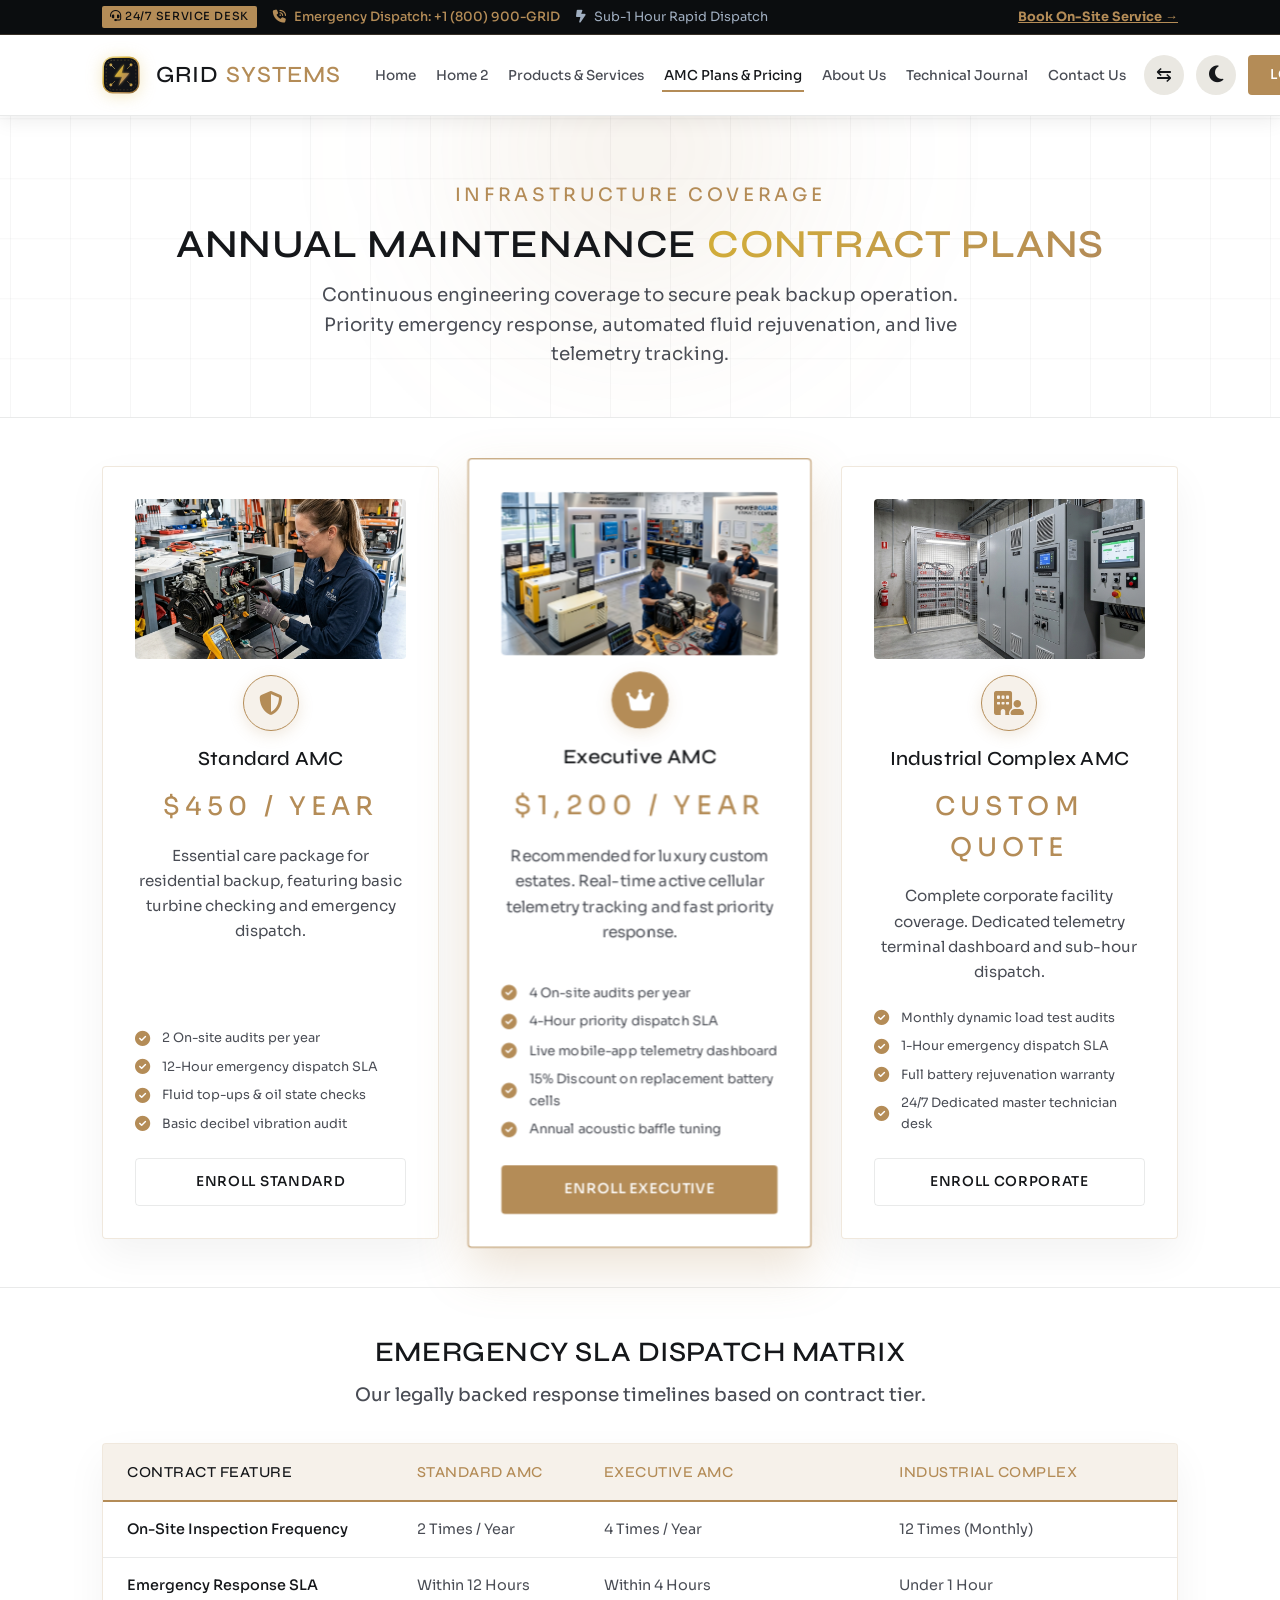
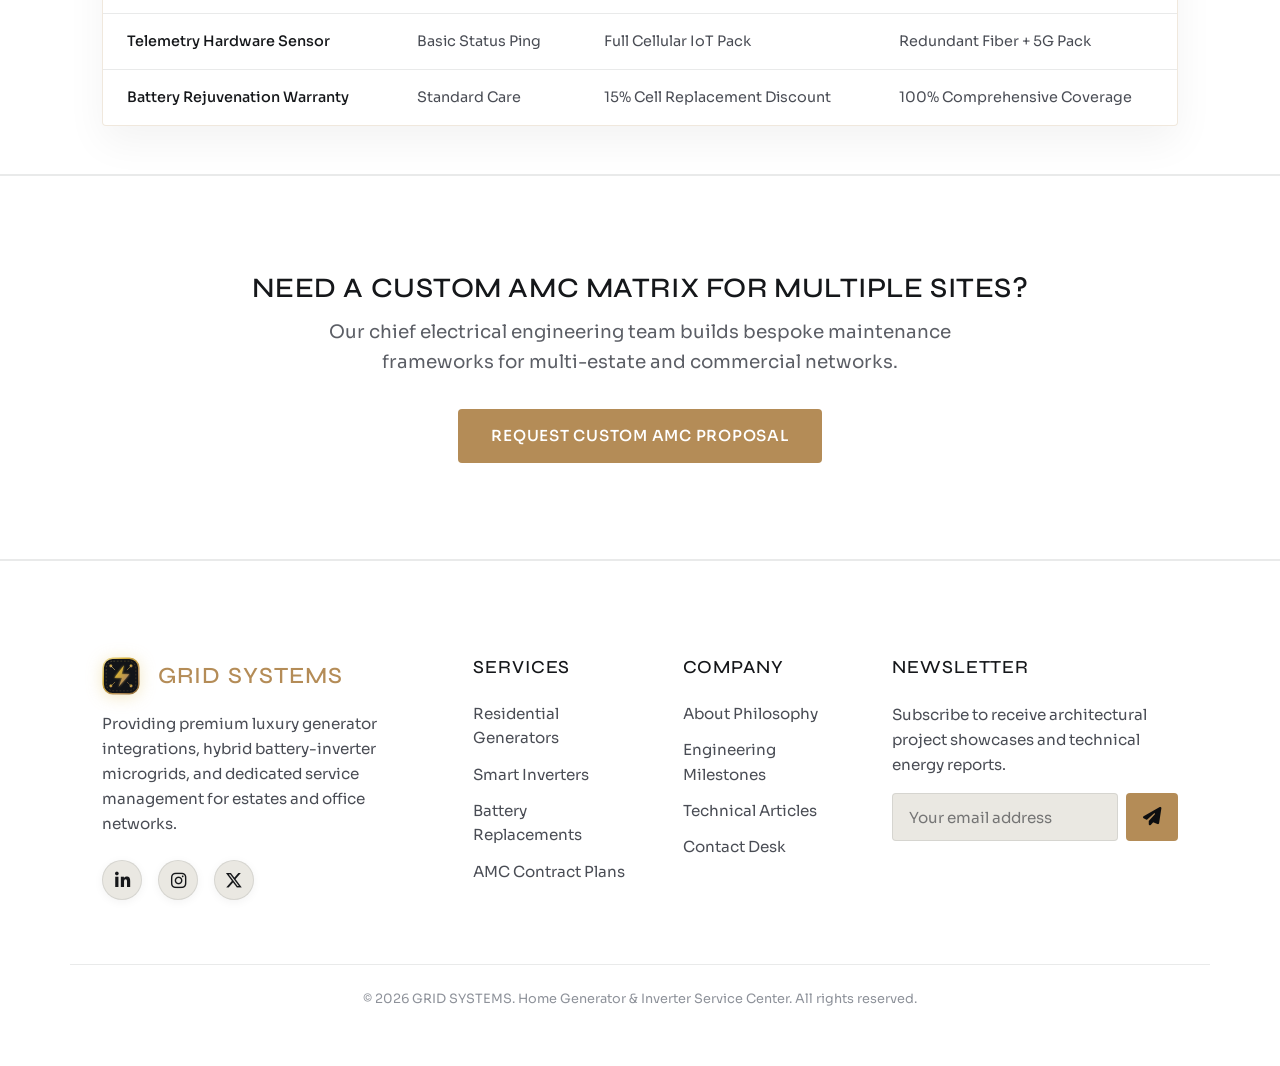
<file: amc-plans.html>
<!DOCTYPE html>
<html lang="en" data-theme="light" dir="ltr">
<head>
  <meta charset="UTF-8">
  <meta name="viewport" content="width=device-width, initial-scale=1.0">
  <title>Annual Maintenance Contract (AMC) Plans | GRID SYSTEMS</title>
  <meta name="description" content="Explore luxury residential and corporate AMC maintenance plans for continuous backup generator and smart inverter reliability.">
  <link rel="icon" type="image/svg+xml" href="assets/images/favicon.svg">
  
  <!-- FontAwesome & Google Fonts -->
  <link rel="stylesheet" href="https://cdnjs.cloudflare.com/ajax/libs/font-awesome/6.5.1/css/all.min.css">
  <link rel="stylesheet" href="assets/css/style.css">
  <link rel="stylesheet" href="assets/css/rtl.css">
  <style>
    /* AMC Plans Section Heading Font Size Reduction */
    .section-header h2,
    .cta-section h2 {
      font-size: clamp(1.35rem, 2.2vw, 1.85rem) !important;
      letter-spacing: 0.02em;
      margin-bottom: var(--space-3);
    }
  </style>
</head>
<body>
  <!-- ==========================================================================
       HEADER & NAVIGATION
       ========================================================================== -->
  <header class="header">
    <!-- Top Emergency Dispatch Bar -->
    <div class="service-top-bar">
      <div class="container">
        <div class="top-bar-info">
          <span class="top-bar-badge"><i class="fa-solid fa-headset"></i> 24/7 Service Desk</span>
          <a href="tel:18009004743" class="top-bar-hotline"><i class="fa-solid fa-phone-volume"></i> Emergency Dispatch: +1 (800) 900-GRID</a>
          <span class="top-bar-sla"><i class="fa-solid fa-bolt-lightning"></i> Sub-1 Hour Rapid Dispatch</span>
        </div>
        <div>
          <a href="contact.html" style="color: var(--accent); text-decoration: underline; font-weight: bold;">Book On-Site Service &rarr;</a>
        </div>
      </div>
    </div>

    <div class="container navbar">
      <a href="index.html" class="logo" id="logo">
        <img src="assets/images/logo-icon.svg" alt="GRID SYSTEMS Logo" class="brand-logo-icon">
        <span class="logo-text">GRID <span>SYSTEMS</span></span>
      </a>

      <!-- Desktop Navigation Menu -->
      <nav class="desktop-nav">
        <ul class="nav-menu">
          <li><a href="index.html" class="nav-link">Home</a></li>
          <li><a href="home2.html" class="nav-link">Home 2</a></li>
          <li><a href="services.html" class="nav-link">Products &amp; Services</a></li>
          <li><a href="amc-plans.html" class="nav-link active">AMC Plans &amp; Pricing</a></li>
          <li><a href="about.html" class="nav-link">About Us</a></li>
          <li><a href="blog.html" class="nav-link">Technical Journal</a></li>
          <li><a href="contact.html" class="nav-link">Contact Us</a></li>
        </ul>
      </nav>

      <!-- Desktop Toggles & Actions -->
      <div class="nav-actions">
        <button class="toggle-btn rtl-toggle" aria-label="Toggle Direction">⇆</button>
        <button class="toggle-btn theme-toggle" aria-label="Toggle Theme"><i class="fa-solid fa-moon"></i></button>
        <a href="login.html" class="btn btn-primary nav-login-btn">Login</a>
      </div>

      <!-- Mobile Hamburger Trigger -->
      <button class="hamburger" aria-label="Open Navigation Menu">
        <i class="fa-solid fa-bars"></i>
      </button>
    </div>
  </header>

  <!-- Mobile Drawer Menu -->
  <div class="drawer-backdrop"></div>
  <aside class="mobile-drawer">
    <div class="mobile-drawer-header">
      <a href="index.html" class="logo">
        <img src="assets/images/logo-icon.svg" alt="GRID SYSTEMS Logo" class="brand-logo-icon">
        <span class="logo-text">GRID <span>SYSTEMS</span></span>
      </a>
      <button class="mobile-drawer-close" aria-label="Close Navigation Menu">
        <i class="fa-solid fa-xmark"></i>
      </button>
    </div>
    
    <nav class="mobile-nav">
      <ul class="mobile-nav-links">
        <li><a href="index.html" class="mobile-nav-link">Home</a></li>
        <li><a href="home2.html" class="mobile-nav-link">Home 2</a></li>
        <li><a href="services.html" class="mobile-nav-link">Products &amp; Services</a></li>
        <li><a href="amc-plans.html" class="mobile-nav-link active">AMC Plans &amp; Pricing</a></li>
        <li><a href="about.html" class="mobile-nav-link">About Us</a></li>
        <li><a href="blog.html" class="mobile-nav-link">Technical Journal</a></li>
        <li><a href="contact.html" class="mobile-nav-link">Contact Us</a></li>
        <li style="margin-top: var(--space-4);"><a href="login.html" class="btn btn-primary" style="width: 100%; text-align: center;">Login</a></li>
      </ul>
    </nav>

    <div class="mobile-drawer-actions">
      <div style="display: grid; grid-template-columns: 1fr 1fr; gap: var(--space-3);">
        <button class="btn btn-secondary rtl-toggle" aria-label="Toggle Direction" style="width: 100%; padding: 0.6rem; font-size: 0.85rem; justify-content: center;"><i class="fa-solid fa-right-left"></i> RTL Mode</button>
        <button class="btn btn-secondary theme-toggle" aria-label="Toggle Theme" style="width: 100%; padding: 0.6rem; font-size: 0.85rem; justify-content: center;"><i class="fa-solid fa-moon"></i> Theme</button>
      </div>
    </div>
  </aside>

  <main>
    <!-- ==========================================================================
         PAGE HEADER
         ========================================================================== -->
    <section class="page-header">
      <div class="ambient-orb" style="top: -100px; left: 50%; transform: translateX(-50%);"></div>
      <div class="architectural-grid"></div>
      <div class="container">
        <span class="hero-subtitle">Infrastructure Coverage</span>
        <h1 class="hero-title">ANNUAL MAINTENANCE <span class="text-gold-gradient">CONTRACT PLANS</span></h1>
        <p>
          Continuous engineering coverage to secure peak backup operation. Priority emergency response, automated fluid rejuvenation, and live telemetry tracking.
        </p>
      </div>
    </section>

    <!-- ==========================================================================
         AMC PRICING CARDS
         ========================================================================== -->
    <section class="about-section">
      <div class="container">
        <div class="card-grid">
          <!-- Plan 1: Standard -->
          <div class="premium-card">
            <div class="card-img-wrapper">
              <img src="assets/images/service_generator_repair.png" alt="Standard AMC Plan">
            </div>
            <div class="card-icon"><i class="fa-solid fa-shield-halved"></i></div>
            <h3 class="card-title">Standard AMC</h3>
            <span class="hero-subtitle" style="font-size: var(--size-h4); color: var(--accent); margin-bottom: var(--space-4);">$450 / Year</span>
            <p class="card-desc">Essential care package for residential backup, featuring basic turbine checking and emergency dispatch.</p>
            <ul class="card-feature-list" style="margin-bottom: var(--space-6);">
              <li><i class="fa-solid fa-circle-check"></i> 2 On-site audits per year</li>
              <li><i class="fa-solid fa-circle-check"></i> 12-Hour emergency dispatch SLA</li>
              <li><i class="fa-solid fa-circle-check"></i> Fluid top-ups &amp; oil state checks</li>
              <li><i class="fa-solid fa-circle-check"></i> Basic decibel vibration audit</li>
            </ul>
            <a href="contact.html?plan=standard" class="btn btn-secondary">Enroll Standard</a>
          </div>

          <!-- Plan 2: Executive (Featured) -->
          <div class="premium-card" style="border-color: var(--accent); transform: scale(1.02); box-shadow: 0 20px 48px rgba(180, 140, 87, 0.25);">
            <div class="card-img-wrapper">
              <img src="assets/images/hero_service_center.png" alt="Executive AMC Plan">
            </div>
            <div class="card-icon" style="background-color: var(--accent); color: #FFFFFF;"><i class="fa-solid fa-crown"></i></div>
            <h3 class="card-title">Executive AMC</h3>
            <span class="hero-subtitle" style="font-size: var(--size-h4); color: var(--accent); margin-bottom: var(--space-4);">$1,200 / Year</span>
            <p class="card-desc">Recommended for luxury custom estates. Real-time active cellular telemetry tracking and fast priority response.</p>
            <ul class="card-feature-list" style="margin-bottom: var(--space-6);">
              <li><i class="fa-solid fa-circle-check"></i> 4 On-site audits per year</li>
              <li><i class="fa-solid fa-circle-check"></i> 4-Hour priority dispatch SLA</li>
              <li><i class="fa-solid fa-circle-check"></i> Live mobile-app telemetry dashboard</li>
              <li><i class="fa-solid fa-circle-check"></i> 15% Discount on replacement battery cells</li>
              <li><i class="fa-solid fa-circle-check"></i> Annual acoustic baffle tuning</li>
            </ul>
            <a href="contact.html?plan=executive" class="btn btn-primary">Enroll Executive</a>
          </div>

          <!-- Plan 3: Industrial Complex -->
          <div class="premium-card">
            <div class="card-img-wrapper">
              <img src="assets/images/showcase_commercial_vault.png" alt="Industrial Complex AMC Plan">
            </div>
            <div class="card-icon"><i class="fa-solid fa-building-user"></i></div>
            <h3 class="card-title">Industrial Complex AMC</h3>
            <span class="hero-subtitle" style="font-size: var(--size-h4); color: var(--accent); margin-bottom: var(--space-4);">Custom Quote</span>
            <p class="card-desc">Complete corporate facility coverage. Dedicated telemetry terminal dashboard and sub-hour dispatch.</p>
            <ul class="card-feature-list" style="margin-bottom: var(--space-6);">
              <li><i class="fa-solid fa-circle-check"></i> Monthly dynamic load test audits</li>
              <li><i class="fa-solid fa-circle-check"></i> 1-Hour emergency dispatch SLA</li>
              <li><i class="fa-solid fa-circle-check"></i> Full battery rejuvenation warranty</li>
              <li><i class="fa-solid fa-circle-check"></i> 24/7 Dedicated master technician desk</li>
            </ul>
            <a href="contact.html?plan=corporate" class="btn btn-secondary">Enroll Corporate</a>
          </div>
        </div>
      </div>
    </section>

    <!-- ==========================================================================
         SLA GUARANTEE MATRIX SECTION
         ========================================================================== */ -->
    <section class="about-section" style="background-color: var(--bg-secondary);">
      <div class="container">
        <div class="section-header">
          <h2>EMERGENCY SLA DISPATCH MATRIX</h2>
          <p>Our legally backed response timelines based on contract tier.</p>
        </div>

        <div class="compare-container">
          <table class="compare-table">
            <thead>
              <tr>
                <th>Contract Feature</th>
                <th>Standard AMC</th>
                <th>Executive AMC</th>
                <th>Industrial Complex</th>
              </tr>
            </thead>
            <tbody>
              <tr>
                <td><strong>On-Site Inspection Frequency</strong></td>
                <td>2 Times / Year</td>
                <td>4 Times / Year</td>
                <td>12 Times (Monthly)</td>
              </tr>
              <tr>
                <td><strong>Emergency Response SLA</strong></td>
                <td>Within 12 Hours</td>
                <td>Within 4 Hours</td>
                <td>Under 1 Hour</td>
              </tr>
              <tr>
                <td><strong>Telemetry Hardware Sensor</strong></td>
                <td>Basic Status Ping</td>
                <td>Full Cellular IoT Pack</td>
                <td>Redundant Fiber + 5G Pack</td>
              </tr>
              <tr>
                <td><strong>Battery Rejuvenation Warranty</strong></td>
                <td>Standard Care</td>
                <td>15% Cell Replacement Discount</td>
                <td>100% Comprehensive Coverage</td>
              </tr>
            </tbody>
          </table>
        </div>
      </div>
    </section>

    <!-- ==========================================================================
         CALL TO ACTION SECTION
         ========================================================================== */ -->
    <section class="cta-section">
      <div class="container">
        <h2>NEED A CUSTOM AMC MATRIX FOR MULTIPLE SITES?</h2>
        <p>Our chief electrical engineering team builds bespoke maintenance frameworks for multi-estate and commercial networks.</p>
        <a href="contact.html" class="btn btn-primary">Request Custom AMC Proposal</a>
      </div>
    </section>
  </main>

  <!-- ==========================================================================
       FOOTER SECTION
       ========================================================================== */ -->
  <footer class="footer">
    <div class="container footer-grid">
      <div>
        <div class="footer-logo">
          <img src="assets/images/logo-icon.svg" alt="GRID SYSTEMS Logo" class="brand-logo-icon">
          <span class="logo-text">GRID <span>SYSTEMS</span></span>
        </div>
        <p>Providing premium luxury generator integrations, hybrid battery-inverter microgrids, and dedicated service management for estates and office networks.</p>
        <div class="footer-socials">
          <a href="#" class="footer-social-link" aria-label="LinkedIn"><i class="fa-brands fa-linkedin-in"></i></a>
          <a href="#" class="footer-social-link" aria-label="Instagram"><i class="fa-brands fa-instagram"></i></a>
          <a href="#" class="footer-social-link" aria-label="Twitter"><i class="fa-brands fa-x-twitter"></i></a>
        </div>
      </div>

      <div>
        <h4 class="footer-heading">Services</h4>
        <ul class="footer-links">
          <li><a href="services.html#generators" class="footer-link">Residential Generators</a></li>
          <li><a href="services.html#inverters" class="footer-link">Smart Inverters</a></li>
          <li><a href="services.html#battery-service" class="footer-link">Battery Replacements</a></li>
          <li><a href="amc-plans.html" class="footer-link active">AMC Contract Plans</a></li>
        </ul>
      </div>

      <div>
        <h4 class="footer-heading">Company</h4>
        <ul class="footer-links">
          <li><a href="about.html" class="footer-link">About Philosophy</a></li>
          <li><a href="about.html#milestones" class="footer-link">Engineering Milestones</a></li>
          <li><a href="blog.html" class="footer-link">Technical Articles</a></li>
          <li><a href="contact.html" class="footer-link">Contact Desk</a></li>
        </ul>
      </div>

      <div class="footer-newsletter">
        <h4 class="footer-heading">Newsletter</h4>
        <p>Subscribe to receive architectural project showcases and technical energy reports.</p>
        <form id="newsletter-form" data-validate class="newsletter-form">
          <input type="email" required placeholder="Your email address" class="newsletter-input" aria-label="Newsletter Email Input">
          <button type="submit" class="btn btn-primary newsletter-btn" aria-label="Subscribe to Newsletter"><i class="fa-solid fa-paper-plane"></i></button>
        </form>
      </div>
    </div>

    <div class="container footer-bottom">
      <p class="footer-copyright">&copy; 2026 GRID SYSTEMS. Home Generator & Inverter Service Center. All rights reserved.</p>
    </div>
  </footer>

  <script src="assets/js/main.js"></script>
</body>
</html>
</file>
<file: assets/css/style.css>
@import url('https://fonts.googleapis.com/css2?family=Sora:wght@300;400;500;600&family=Syne:wght@500;600;700;800&display=swap');

/* ==========================================================================
   DESIGN SYSTEM TOKENS & ROOT VARIABLES
   ========================================================================== */
:root {
  /* Font Families */
  --font-heading: 'Syne', sans-serif;
  --font-body: 'Sora', sans-serif;

  /* Typography Weights (Max 580 for H1-H3 as per rule) */
  --weight-h1: 580;
  --weight-h2: 540;
  --weight-h3: 520;
  --weight-h4: 500;
  --weight-body: 400;
  --weight-lead: 450;
  --weight-btn: 520;
  --weight-label: 470;
  --weight-caption: 400;
  --weight-bold-inline: 500;

  /* Typography Sizes (Fluid clamping) */
  --size-h1: clamp(3rem, 7vw, 5.5rem);
  --size-h2: clamp(1.6rem, 3vw, 2.25rem);
  --size-h3: clamp(1.5rem, 3vw, 2.25rem);
  --size-h4: clamp(1.2rem, 2vw, 1.75rem);
  --size-body: 0.95rem;
  --size-lead: 1.15rem;
  --size-btn: 0.95rem;
  --size-label: 0.9rem;
  --size-caption: 0.8rem;

  /* Layout Spacing (8px grid scale) */
  --space-1: 4px;
  --space-2: 8px;
  --space-3: 12px;
  --space-4: 16px;
  --space-6: 24px;
  --space-8: 32px;
  --space-12: 48px;
  --space-16: 64px;
  --space-24: 96px;
  --space-32: 128px;

  /* Global Board Radius & Shadow Styles */
  --radius-global: 4px;
  --transition-smooth: all 0.4s cubic-bezier(0.25, 1, 0.5, 1);

  /* Light Theme Variables */
  --bg-primary: #F4F3EF;
  --bg-secondary: #FFFFFF;
  --bg-tertiary: #EAE8E2;
  --text-primary: #15171A;
  --text-secondary: #4A4D55;
  --text-muted: #8E929A;
  --accent: #B48C57;
  --accent-hover: #987241;
  --accent-light: rgba(180, 140, 87, 0.12);
  --border-color: rgba(21, 23, 26, 0.09);
  --glass-bg: rgba(255, 255, 255, 0.8);
  --glass-border: rgba(21, 23, 26, 0.05);
  --glass-card-bg: rgba(255, 255, 255, 0.75);
  --glass-card-border: rgba(180, 140, 87, 0.2);
  --glow-orb-color: rgba(180, 140, 87, 0.15);
  --metallic-gold: linear-gradient(135deg, #D4AF37 0%, #B48C57 50%, #8A6530 100%);
  --shadow-global: 0 16px 40px rgba(21, 23, 26, 0.05);
  --input-focus-bg: #FFFFFF;

  /* Form States */
  --color-success: #2E7D32;
  --color-error: #C62828;
}

/* Dark Theme Variables */
[data-theme="dark"] {
  --bg-primary: #0D0E10;
  --bg-secondary: #141619;
  --bg-tertiary: #1C1E22;
  --text-primary: #F4F3EF;
  --text-secondary: #A0A4AD;
  --text-muted: #6A6D74;
  --accent: #E2BA86;
  --accent-hover: #C5A171;
  --accent-light: rgba(226, 186, 134, 0.15);
  --border-color: rgba(244, 243, 239, 0.09);
  --glass-bg: rgba(13, 14, 16, 0.85);
  --glass-border: rgba(244, 243, 239, 0.05);
  --glass-card-bg: rgba(20, 22, 25, 0.8);
  --glass-card-border: rgba(226, 186, 134, 0.2);
  --glow-orb-color: rgba(226, 186, 134, 0.18);
  --metallic-gold: linear-gradient(135deg, #FFF0D6 0%, #E2BA86 50%, #C5A171 100%);
  --shadow-global: 0 16px 48px rgba(0, 0, 0, 0.3);
  --input-focus-bg: #1A1C20;
}

/* ==========================================================================
   ANIMATION KEYFRAMES & UTILITY CLASSES
   ========================================================================== */
@keyframes floatOrb {
  0% { transform: translate(0, 0) scale(1); }
  50% { transform: translate(50px, -40px) scale(1.12); }
  100% { transform: translate(-40px, 30px) scale(0.95); }
}

@keyframes shimmerSweep {
  0% { transform: translateX(-100%) rotate(25deg); }
  100% { transform: translateX(200%) rotate(25deg); }
}

@keyframes radarPing {
  0% { transform: scale(1); opacity: 0.8; }
  100% { transform: scale(2.8); opacity: 0; }
}

@keyframes textShine {
  0% { background-position: 0% 50%; }
  50% { background-position: 100% 50%; }
  100% { background-position: 0% 50%; }
}

.ambient-orb {
  position: absolute;
  width: 500px;
  height: 500px;
  border-radius: 50%;
  background: radial-gradient(circle, var(--glow-orb-color) 0%, transparent 70%);
  filter: blur(80px);
  pointer-events: none;
  z-index: 0;
  animation: floatOrb 14s ease-in-out infinite alternate;
}

.text-gold-gradient {
  background: var(--metallic-gold);
  background-size: 200% auto;
  -webkit-background-clip: text;
  -webkit-text-fill-color: transparent;
  animation: textShine 6s ease infinite;
}

.radar-pin {
  position: relative;
  display: inline-flex;
  align-items: center;
  justify-content: center;
}

.radar-pin::after {
  content: '';
  position: absolute;
  inset: -4px;
  border-radius: 50%;
  border: 2px solid var(--accent);
  animation: radarPing 2s cubic-bezier(0.1, 0.7, 0.1, 1) infinite;
  pointer-events: none;
}

/* ==========================================================================
   RESET & BASE STYLES
   ========================================================================== */
*, *::before, *::after {
  box-sizing: border-box;
  margin: 0;
  padding: 0;
}

html {
  scroll-behavior: smooth;
  font-size: 16px;
  -webkit-font-smoothing: antialiased;
}

body {
  font-family: var(--font-body);
  font-weight: var(--weight-body);
  font-size: var(--size-body);
  line-height: 1.6;
  background-color: var(--bg-primary);
  color: var(--text-primary);
  transition: background-color 0.4s ease, color 0.4s ease;
  overflow-x: hidden;
}

/* Typography elements styling */
h1, h2, h3, h4, h5, h6 {
  font-family: var(--font-heading);
  line-height: 1.15;
  color: var(--text-primary);
  margin-bottom: var(--space-4);
  letter-spacing: 0.02em;
}

h1 {
  font-weight: var(--weight-h1);
  font-size: var(--size-h1);
}

h2 {
  font-weight: var(--weight-h2);
  font-size: var(--size-h2);
  position: relative;
  display: inline-block;
  margin-bottom: var(--space-6);
}

h3 {
  font-weight: var(--weight-h3);
  font-size: var(--size-h3);
  letter-spacing: 0.01em;
}

h4 {
  font-weight: var(--weight-h4);
  font-size: var(--size-h4);
}

p {
  color: var(--text-secondary);
  margin-bottom: var(--space-6);
  font-size: var(--size-body);
  line-height: 1.65;
}

a {
  color: inherit;
  text-decoration: none;
  transition: var(--transition-smooth);
}

img {
  max-width: 100%;
  height: auto;
  display: block;
  object-fit: cover;
}

/* ==========================================================================
   GLOBAL ALIGNMENT RULES (Step 3)
   ========================================================================== */
.section-header {
  text-align: center;
  max-width: 800px;
  margin: 0 auto var(--space-8);
  padding: 0 var(--space-4);
}

.section-header h2 {
  font-size: clamp(1.35rem, 2.2vw, 1.85rem);
  text-align: center;
  margin-bottom: var(--space-3);
  letter-spacing: 0.02em;
}

.section-header p {
  text-align: center;
  font-size: var(--size-lead);
  font-weight: var(--weight-lead);
  color: var(--text-secondary);
  margin-bottom: 0;
}

/* Global Container */
.container {
  width: 100%;
  max-width: 1400px;
  margin: 0 auto;
  padding: 0 var(--space-8);
}

@media (max-width: 768px) {
  .container {
    padding: 0 var(--space-4);
  }
}

/* Card Rules */
.card-grid {
  display: grid;
  gap: var(--space-8);
  grid-template-columns: repeat(auto-fit, minmax(300px, 1fr));
}

.premium-card {
  background-color: var(--glass-card-bg);
  backdrop-filter: blur(16px);
  -webkit-backdrop-filter: blur(16px);
  border: 1px solid var(--glass-card-border);
  border-radius: var(--radius-global);
  padding: var(--space-8);
  display: flex;
  flex-direction: column;
  align-items: center; /* Centered layout for card contents */
  text-align: center;
  height: 100%;
  min-height: 100%;
  box-shadow: var(--shadow-global);
  transition: var(--transition-smooth);
  position: relative;
  overflow: hidden;
  box-sizing: border-box;
}

.premium-card::before {
  content: '';
  position: absolute;
  top: 0;
  left: 0;
  width: 100%;
  height: 2px;
  background: var(--metallic-gold);
  transform: scaleX(0);
  transform-origin: right;
  transition: transform 0.4s cubic-bezier(0.25, 1, 0.5, 1);
  z-index: 2;
}

/* Interactive Cursor Spotlight Trail */
.premium-card::after, .showcase-card::after {
  content: '';
  position: absolute;
  inset: 0;
  background: radial-gradient(450px circle at var(--mouse-x, 50%) var(--mouse-y, 50%), var(--accent-light), transparent 70%);
  opacity: 0;
  transition: opacity 0.3s ease;
  pointer-events: none;
  z-index: 1;
}

.premium-card:hover::after, .showcase-card:hover::after {
  opacity: 1;
}

.premium-card:hover {
  transform: translateY(-8px);
  border-color: var(--accent);
  box-shadow: 0 24px 50px rgba(180, 140, 87, 0.15);
}

[data-theme="dark"] .premium-card:hover {
  box-shadow: 0 24px 50px rgba(226, 186, 134, 0.2);
}

.premium-card:hover::before {
  transform: scaleX(1);
  transform-origin: left;
}

.card-icon {
  width: 56px;
  height: 56px;
  display: flex;
  align-items: center;
  justify-content: center;
  background-color: var(--accent-light);
  border: 1px solid var(--accent);
  border-radius: 50%;
  color: var(--accent);
  font-size: 1.5rem;
  margin-bottom: var(--space-4);
  transition: var(--transition-smooth);
  box-shadow: 0 4px 15px rgba(180, 140, 87, 0.2);
  z-index: 2;
  position: relative;
}

.premium-card:hover .card-icon {
  background-color: var(--accent);
  color: #FFFFFF;
  box-shadow: 0 6px 20px rgba(180, 140, 87, 0.4);
  transform: scale(1.1);
}

/* Card Image Wrapper System */
.card-img-wrapper {
  width: 100%;
  aspect-ratio: 16 / 9;
  min-height: 160px;
  max-height: 220px;
  overflow: hidden;
  border-radius: var(--radius-global);
  margin-bottom: var(--space-4);
  background-color: var(--bg-tertiary);
}

.card-img-wrapper img {
  width: 100%;
  height: 100%;
  object-fit: cover;
  object-position: center;
  display: block;
  transition: transform 0.5s cubic-bezier(0.25, 1, 0.5, 1);
}

.premium-card:hover .card-img-wrapper img {
  transform: scale(1.05);
}

/* Showcase Cards (Featured Projects Slider) */
.showcase-card {
  background-color: var(--bg-secondary);
  border: 1px solid var(--border-color);
  border-radius: var(--radius-global);
  overflow: hidden;
  display: flex;
  flex-direction: column;
  height: 100%;
  transition: var(--transition-smooth);
}

.showcase-card:hover {
  border-color: var(--accent);
  box-shadow: var(--shadow-global);
}

.showcase-img-wrapper {
  width: 100%;
  aspect-ratio: 16 / 9;
  overflow: hidden;
  background-color: var(--bg-tertiary);
  position: relative;
}

.showcase-img {
  width: 100%;
  height: 100%;
  object-fit: cover;
  object-position: center;
  display: block;
  transition: transform 0.5s cubic-bezier(0.25, 1, 0.5, 1);
}

.showcase-card:hover .showcase-img {
  transform: scale(1.05);
}

.showcase-info {
  padding: var(--space-6);
  display: flex;
  flex-direction: column;
  flex-grow: 1;
}

.showcase-tag {
  display: inline-block;
  font-size: var(--size-caption);
  color: var(--accent);
  font-weight: var(--weight-bold-inline);
  text-transform: uppercase;
  letter-spacing: 0.08em;
  margin-bottom: var(--space-2);
}

.showcase-specs {
  display: flex;
  gap: var(--space-4);
  margin-bottom: var(--space-4);
  font-size: var(--size-caption);
  color: var(--text-muted);
}

/* Blog Cards (Articles Grid) */
.blog-card {
  background-color: var(--bg-secondary);
  border: 1px solid var(--border-color);
  border-radius: var(--radius-global);
  overflow: hidden;
  display: flex;
  flex-direction: column;
  height: 100%;
  transition: var(--transition-smooth);
}

.blog-card:hover {
  border-color: var(--accent);
  box-shadow: var(--shadow-global);
}

.blog-img-wrapper {
  width: 100%;
  aspect-ratio: 16 / 9;
  overflow: hidden;
  background-color: var(--bg-tertiary);
  position: relative;
}

.blog-img {
  width: 100%;
  height: 100%;
  object-fit: cover;
  object-position: center;
  display: block;
  transition: transform 0.5s cubic-bezier(0.25, 1, 0.5, 1);
}

.blog-card:hover .blog-img {
  transform: scale(1.05);
}

.blog-content {
  padding: var(--space-6);
  display: flex;
  flex-direction: column;
  flex-grow: 1;
}

.blog-category {
  font-size: var(--size-caption);
  color: var(--accent);
  font-weight: var(--weight-bold-inline);
  text-transform: uppercase;
  letter-spacing: 0.05em;
  margin-bottom: var(--space-2);
}

.blog-meta {
  font-size: var(--size-caption);
  color: var(--text-muted);
  margin-bottom: var(--space-3);
  display: flex;
  gap: var(--space-2);
  align-items: center;
}

/* Card titles and descriptions start on same baseline */
.card-title {
  font-size: clamp(1.1rem, 1.8vw, 1.25rem);
  margin-bottom: var(--space-4);
  font-weight: var(--weight-h3);
}

.card-desc {
  flex-grow: 1; /* Pushes the button to the bottom, keeping cards aligned */
  margin-bottom: var(--space-6);
}

.card-feature-list {
  list-style: none;
  margin-bottom: var(--space-6);
  display: flex;
  flex-direction: column;
  gap: var(--space-2);
  width: 100%;
  max-width: 320px;
  margin-left: auto;
  margin-right: auto;
}

.card-feature-list li {
  display: flex;
  align-items: center;
  justify-content: flex-start;
  gap: var(--space-3);
  font-size: var(--size-caption);
  color: var(--text-secondary);
  text-align: left;
}

.card-feature-list li i {
  color: var(--accent);
  font-size: 0.95rem;
  flex-shrink: 0;
}

/* Premium Buttons */
.btn {
  display: inline-flex;
  align-items: center;
  justify-content: center;
  padding: 0.85rem 2rem;
  font-family: var(--font-body);
  font-size: var(--size-btn);
  font-weight: var(--weight-btn);
  border-radius: var(--radius-global);
  transition: var(--transition-smooth);
  cursor: pointer;
  border: 1px solid transparent;
  gap: var(--space-2);
  letter-spacing: 0.05em;
  text-transform: uppercase;
}

.btn-primary {
  position: relative;
  overflow: hidden;
  background-color: var(--accent);
  color: var(--bg-secondary);
  z-index: 1;
}

.btn-primary::before {
  content: '';
  position: absolute;
  top: -50%;
  left: -100%;
  width: 60%;
  height: 200%;
  background: linear-gradient(90deg, transparent, rgba(255, 255, 255, 0.4), transparent);
  transform: rotate(25deg);
  transition: none;
  z-index: 2;
}

.btn-primary:hover::before {
  animation: shimmerSweep 0.8s ease-in-out;
}

.btn-primary:hover {
  background-color: var(--accent-hover);
  transform: translateY(-2px);
  box-shadow: 0 10px 25px rgba(180, 140, 87, 0.3);
}

.btn-secondary {
  background-color: transparent;
  border: 1px solid var(--border-color);
  color: var(--text-primary);
}

.btn-secondary:hover {
  background-color: var(--text-primary);
  color: var(--bg-primary);
  border-color: var(--text-primary);
  transform: translateY(-2px);
}

/* Ensure all card CTA buttons across pricing and service grids have identical height, padding, font-size and alignment */
.premium-card .btn,
.product-card .btn,
.showcase-card .btn,
.process-card .btn {
  width: 100% !important;
  height: 48px !important;
  min-height: 48px !important;
  max-height: 48px !important;
  padding: 0 1rem !important;
  font-size: 0.85rem !important;
  display: inline-flex !important;
  align-items: center !important;
  justify-content: center !important;
  text-align: center !important;
  white-space: nowrap !important;
  box-sizing: border-box !important;
  margin-top: auto !important;
}

.btn-text {
  background: none;
  border: none;
  padding: 0;
  color: var(--accent);
  font-weight: var(--weight-btn);
  display: inline-flex;
  align-items: center;
  gap: var(--space-2);
  text-transform: uppercase;
  font-size: 0.85rem;
  white-space: nowrap;
  margin-top: auto;
}

.btn-text::after {
  content: '→';
  transition: transform 0.3s ease;
}

.btn-text:hover::after {
  transform: translateX(6px);
}

/* ==========================================================================
   NAVIGATION BAR (Step 4)
   ========================================================================== */
.header {
  position: fixed;
  top: 0;
  left: 0;
  width: 100%;
  z-index: 1000;
  background-color: var(--bg-secondary);
  border-bottom: 1px solid var(--border-color);
  box-shadow: 0 4px 20px rgba(0, 0, 0, 0.08);
  transition: var(--transition-smooth);
}

.header-scrolled {
  box-shadow: 0 4px 30px rgba(0, 0, 0, 0.03);
  padding: 0.5rem 0;
}

.navbar {
  display: flex;
  align-items: center;
  justify-content: space-between;
  height: 80px;
  flex-wrap: nowrap;
}

.logo {
  font-family: var(--font-heading);
  font-weight: var(--weight-h3);
  font-size: 1.5rem;
  letter-spacing: 0.04em;
  color: var(--text-primary);
  display: inline-flex;
  align-items: center;
  gap: var(--space-3);
  text-decoration: none;
  transition: var(--transition-smooth);
  flex-shrink: 0;
  margin-right: var(--space-8);
}

.brand-logo-icon {
  width: 38px;
  height: 38px;
  flex-shrink: 0;
  margin-right: 4px;
  transition: transform 0.35s cubic-bezier(0.25, 1, 0.5, 1);
  filter: drop-shadow(0 2px 8px rgba(212, 175, 55, 0.3));
}

.brand-logo-img {
  height: 40px;
  width: auto;
  display: block;
  transition: transform 0.35s cubic-bezier(0.25, 1, 0.5, 1);
}

.logo:hover .brand-logo-icon,
.footer-logo:hover .brand-logo-icon,
.auth-logo:hover .brand-logo-icon,
.logo:hover .brand-logo-img {
  transform: scale(1.08) rotate(2deg);
}

.logo-text {
  font-family: var(--font-heading);
  font-weight: var(--weight-h3);
  font-size: 1.45rem;
  letter-spacing: 0.04em;
  color: var(--text-primary);
  display: inline-flex;
  align-items: center;
  gap: 0.35rem;
  line-height: 1;
}

.logo-text span {
  color: var(--accent);
  margin-left: 2px;
}

.desktop-nav {
  display: flex;
  align-items: center;
  justify-content: center;
  flex-grow: 1;
}

.nav-menu {
  display: flex;
  align-items: center;
  justify-content: center;
  gap: clamp(10px, 1.6vw, 24px);
  list-style: none;
  flex-wrap: nowrap;
  margin: 0;
  padding: 0;
}

.nav-link {
  font-size: clamp(0.82rem, 0.95vw, 0.9rem);
  font-weight: var(--weight-label);
  color: var(--text-secondary);
  position: relative;
  padding: var(--space-2) 2px;
  white-space: nowrap;
}

.nav-link::after {
  content: '';
  position: absolute;
  bottom: 0;
  left: 0;
  width: 100%;
  height: 2px;
  background-color: var(--accent);
  transform: scaleX(0);
  transform-origin: right;
  transition: transform 0.3s cubic-bezier(0.25, 1, 0.5, 1);
}

.nav-link:hover, .nav-link.active {
  color: var(--text-primary);
}

.nav-link:hover::after, .nav-link.active::after {
  transform: scaleX(1);
  transform-origin: left;
}

.nav-actions {
  display: flex;
  align-items: center;
  gap: var(--space-3);
  flex-shrink: 0;
  margin-left: var(--space-4);
}

.nav-login-btn {
  padding: 0.5rem 1.35rem !important;
  font-size: 0.85rem !important;
  border-radius: var(--radius-global) !important;
  white-space: nowrap !important;
}

/* Theme / RTL Toggles */
.toggle-btn,
.icon-btn {
  background: none;
  border: none;
  color: var(--text-primary);
  cursor: pointer;
  width: 40px;
  height: 40px;
  display: flex;
  align-items: center;
  justify-content: center;
  border-radius: 50%;
  background-color: var(--bg-tertiary);
  transition: var(--transition-smooth);
  font-size: 1.2rem;
}

.toggle-btn:hover,
.icon-btn:hover,
.theme-toggle:hover,
.rtl-toggle:hover {
  background-color: var(--accent) !important;
  color: #0D0E10 !important;
  box-shadow: 0 0 15px rgba(226, 186, 134, 0.4);
}

.toggle-btn:hover i,
.icon-btn:hover i,
.theme-toggle:hover i,
.rtl-toggle:hover i {
  color: #0D0E10 !important;
}

/* Base Hamburger Trigger Styles */
.hamburger {
  display: none;
  align-items: center;
  justify-content: center;
  width: 44px;
  height: 44px;
  background-color: var(--bg-secondary);
  border: 1px solid var(--border-color);
  border-radius: var(--radius-global);
  color: var(--text-primary);
  font-size: 1.5rem;
  cursor: pointer;
  z-index: 100;
  transition: var(--transition-smooth);
}

.hamburger:hover {
  background-color: var(--accent-light);
  border-color: var(--accent);
  color: var(--accent);
}

/* ==========================================================================
   HERO SECTION STYLING (Background Image across ALL Viewports)
   ========================================================================== */
.hero-section {
  position: relative;
  min-height: 100vh;
  padding-top: clamp(165px, 22vh, 200px);
  padding-bottom: var(--space-16);
  display: flex;
  align-items: center;
  justify-content: center;
  background-image: 
    linear-gradient(180deg, rgba(13, 14, 16, 0.78) 0%, rgba(13, 14, 16, 0.88) 100%),
    url('../images/hero_service_center.png');
  background-size: cover;
  background-position: center center;
  background-repeat: no-repeat;
  overflow: hidden;
  color: #FFFFFF;
}

/* Enforce guaranteed text visibility & contrast in Hero section across all themes */
.hero-section .hero-title {
  color: #FFFFFF !important;
}

.hero-section .hero-desc {
  color: rgba(244, 243, 239, 0.9) !important;
}

.hero-section .hero-subtitle {
  color: var(--accent) !important;
}

/* Glassmorphism Secondary CTA Button in Hero Section */
.hero-section .btn-secondary {
  background-color: rgba(255, 255, 255, 0.15) !important;
  border: 1px solid rgba(255, 255, 255, 0.35) !important;
  color: #FFFFFF !important;
  backdrop-filter: blur(8px);
  -webkit-backdrop-filter: blur(8px);
}

.hero-section .btn-secondary:hover {
  background-color: var(--accent) !important;
  border-color: var(--accent) !important;
  color: #0D0E10 !important;
  box-shadow: 0 10px 25px rgba(180, 140, 87, 0.4);
}

/* Glassmorphism Stats Bar in Hero Section */
.hero-section .hero-stats-grid {
  background: rgba(20, 22, 25, 0.75) !important;
  border: 1px solid rgba(226, 186, 134, 0.3) !important;
  backdrop-filter: blur(16px);
  -webkit-backdrop-filter: blur(16px);
}

.hero-section .hero-stats-grid span {
  color: rgba(244, 243, 239, 0.75) !important;
}

.architectural-grid {
  position: absolute;
  inset: 0;
  opacity: 0.12;
  background-image: 
    linear-gradient(var(--text-primary) 1px, transparent 1px),
    linear-gradient(90deg, var(--text-primary) 1px, transparent 1px);
  background-size: 40px 40px;
  pointer-events: none;
}

/* Page Header Global Styling */
.page-header {
  position: relative;
  overflow: hidden;
  min-height: 360px;
  padding-top: clamp(165px, 20vh, 190px);
  padding-bottom: var(--space-12);
  background-color: var(--bg-secondary);
  border-bottom: 1px solid var(--border-color);
  text-align: center;
  display: flex;
  align-items: center;
  justify-content: center;
  box-sizing: border-box;
}

.page-header .container {
  margin-top: 0;
  position: relative;
  z-index: 2;
  width: 100%;
}

.page-header .hero-subtitle {
  display: block;
  font-family: var(--font-body);
  font-size: var(--size-lead);
  font-weight: var(--weight-lead);
  color: var(--accent);
  text-transform: uppercase;
  letter-spacing: 0.2em;
  margin-bottom: var(--space-3);
}

.page-header .hero-title {
  font-size: var(--size-h1);
  font-weight: var(--weight-h1);
  margin-bottom: var(--space-3);
  line-height: 1.1;
}

.page-header p {
  font-size: var(--size-lead);
  color: var(--text-secondary);
  max-width: 680px;
  margin: 0 auto;
  line-height: 1.6;
}

/* Make sections immediately following page headers compact */
.page-header + .about-section {
  padding-top: var(--space-12) !important;
}

@media (max-width: 768px) {
  .page-header {
    min-height: 300px;
    padding-top: 140px;
    padding-bottom: var(--space-8);
  }
}

/* Hamburger & Mobile Drawer (Step 4 & 5) */
.hamburger {
  display: none;
  background: none;
  border: none;
  color: var(--text-primary);
  cursor: pointer;
  font-size: 1.8rem;
  z-index: 1100;
  transition: var(--transition-smooth);
}

.mobile-drawer {
  position: fixed;
  top: 0;
  right: -100%; /* Slide out by default */
  width: 340px;
  max-width: 85vw;
  height: 100vh;
  background-color: var(--bg-secondary);
  z-index: 1050;
  padding: var(--space-8) var(--space-6);
  box-shadow: -10px 0 40px rgba(0,0,0,0.15);
  display: flex;
  flex-direction: column;
  gap: var(--space-6);
  transition: right 0.4s cubic-bezier(0.25, 1, 0.5, 1);
}

.mobile-drawer.open {
  right: 0;
}

.mobile-drawer-header {
  display: flex;
  align-items: center;
  justify-content: space-between;
  gap: var(--space-3);
  padding-right: 0;
  margin-bottom: var(--space-2);
}

html[dir="rtl"] .mobile-drawer-header {
  padding-right: 0;
  padding-left: 0;
}

.mobile-drawer-close,
.drawer-close {
  position: relative;
  top: auto;
  right: auto;
  left: auto;
  flex-shrink: 0;
  margin-left: auto;
  background: var(--bg-tertiary);
  border: 1px solid var(--border-color);
  border-radius: 50%;
  width: 40px;
  height: 40px;
  display: flex;
  align-items: center;
  justify-content: center;
  font-size: 1.2rem;
  color: var(--text-primary);
  cursor: pointer;
  z-index: 10;
  transition: var(--transition-smooth);
}

html[dir="rtl"] .mobile-drawer-close,
html[dir="rtl"] .drawer-close {
  margin-left: 0;
  margin-right: auto;
}

.mobile-drawer-close:hover,
.drawer-close:hover {
  background-color: var(--accent);
  color: #0D0E10 !important;
  border-color: var(--accent);
}

.mobile-nav-links,
.drawer-nav {
  list-style: none;
  display: flex;
  flex-direction: column;
  gap: var(--space-2);
}

.mobile-nav-link,
.drawer-link {
  font-size: 1.1rem;
  font-weight: var(--weight-lead);
  display: flex;
  align-items: center;
  padding: var(--space-3) var(--space-4);
  border-bottom: 1px solid var(--border-color);
  border-radius: var(--radius-global);
  color: var(--text-secondary);
  transition: var(--transition-smooth);
  min-height: 44px; /* Step 4 accessibility rule */
}

.mobile-nav-link:hover,
.mobile-nav-link.active,
.drawer-link:hover,
.drawer-link.active {
  color: var(--accent) !important;
  background-color: var(--accent-light) !important;
  font-weight: var(--weight-bold-inline);
  border-bottom-color: transparent !important;
}

.mobile-drawer-actions {
  margin-top: auto;
  display: flex;
  flex-direction: column;
  gap: var(--space-3);
  padding-top: var(--space-4);
  border-top: 1px solid var(--border-color);
}

/* Drawer backdrop overlay */
.drawer-backdrop {
  position: fixed;
  top: 0;
  left: 0;
  width: 100vw;
  height: 100vh;
  background-color: rgba(0, 0, 0, 0.4);
  z-index: 1040;
  opacity: 0;
  pointer-events: none;
  transition: opacity 0.4s ease;
}

.drawer-backdrop.active {
  opacity: 1;
  pointer-events: auto;
}

/* ==========================================================================
   HERO / REVEAL ANIMATIONS (Step 11)
   ========================================================================== */
/* Hero Split Section Layout & Spacing (Home 2) */
.hero-split {
  padding-top: clamp(165px, 20vh, 190px);
  padding-bottom: var(--space-12);
  display: flex;
  flex-direction: column;
  gap: var(--space-10);
  background-color: var(--bg-primary);
}

.hero-actions {
  display: flex;
  align-items: center;
  gap: var(--space-4);
  margin-top: var(--space-6);
  margin-bottom: var(--space-8) !important;
  flex-wrap: wrap;
}

.hero-split-image {
  margin-top: var(--space-6) !important;
  border-radius: var(--radius-global);
  overflow: hidden;
  box-shadow: var(--shadow-global);
  width: 100%;
}

.hero-split-image img {
  width: 100%;
  max-height: 480px;
  object-fit: cover;
  display: block;
  border-radius: var(--radius-global);
}

@media (min-width: 1024px) {
  .hero-split {
    display: grid !important;
    grid-template-columns: 1fr 1fr !important;
    gap: var(--space-12) !important;
    align-items: center !important;
    padding-top: clamp(170px, 22vh, 200px);
    padding-bottom: var(--space-16);
  }
  .hero-actions {
    margin-bottom: 0 !important;
  }
  .hero-split-image {
    margin-top: 0 !important;
  }
}

@media (max-width: 640px) {
  .hero-actions {
    flex-direction: column;
    width: 100%;
    gap: var(--space-3);
    margin-bottom: var(--space-8) !important;
  }
  .hero-actions .btn {
    width: 100%;
    justify-content: center;
  }
}

/* Grid overlay background to represent clean architectural drafts */
.architectural-grid {
  position: absolute;
  inset: 0;
  background-image: 
    linear-gradient(var(--border-color) 1px, transparent 1px),
    linear-gradient(90deg, var(--border-color) 1px, transparent 1px);
  background-size: 60px 60px;
  background-position: center;
  opacity: 0.4;
  pointer-events: none;
  z-index: 1;
}

.hero-content {
  position: relative;
  z-index: 2;
  text-align: center;
  max-width: 1000px;
  margin: 0 auto;
}

.hero-subtitle {
  font-family: var(--font-body);
  font-size: var(--size-lead);
  font-weight: var(--weight-lead);
  color: var(--accent);
  text-transform: uppercase;
  letter-spacing: 0.2em;
  margin-bottom: var(--space-4);
}

.hero-title {
  font-size: var(--size-h1);
  font-weight: var(--weight-h1);
  margin-bottom: var(--space-6);
  line-height: 1.05;
}

.hero-desc {
  font-size: var(--size-lead);
  max-width: 700px;
  margin: 0 auto var(--space-12);
  color: var(--text-secondary);
}

.hero-actions {
  display: flex;
  gap: var(--space-4);
  justify-content: center;
}

/* CSS Entrance Animations */
.reveal-text {
  opacity: 0;
  transform: translateY(30px);
  animation: revealUp 1.2s cubic-bezier(0.25, 1, 0.5, 1) forwards;
}

.reveal-text-delay-1 {
  animation-delay: 0.2s;
}

.reveal-text-delay-2 {
  animation-delay: 0.4s;
}

.reveal-text-delay-3 {
  animation-delay: 0.6s;
}

@keyframes revealUp {
  to {
    opacity: 1;
    transform: translateY(0);
  }
}

/* ==========================================================================
   SECTIONS: ABOUT & STORY
   ========================================================================== */
.about-section {
  padding: var(--space-12) 0;
  background-color: var(--bg-secondary);
  border-bottom: 1px solid var(--border-color);
}

.about-grid {
  display: grid;
  grid-template-columns: 1fr 1fr;
  gap: var(--space-16);
  align-items: center;
}

.about-visual {
  position: relative;
  background-color: var(--bg-tertiary);
  border-radius: var(--radius-global);
  overflow: hidden;
  height: 500px;
}

.about-image {
  width: 100%;
  height: 100%;
  object-fit: cover;
  transition: transform 0.6s ease;
}

.about-visual:hover .about-image {
  transform: scale(1.05);
}

.about-details {
  padding: var(--space-4) 0;
}

.about-tag {
  color: var(--accent);
  font-size: var(--size-label);
  font-weight: var(--weight-lead);
  text-transform: uppercase;
  letter-spacing: 0.1em;
  margin-bottom: var(--space-4);
}

.about-details h3 {
  font-size: clamp(1.4rem, 2.2vw, 1.85rem);
  margin-bottom: var(--space-6);
}

/* ==========================================================================
   SECTIONS: FEATURES & SERVICE SHOWCASE
   ========================================================================== */
.features-section {
  padding: var(--space-16) 0;
  background-color: var(--bg-primary);
  position: relative;
}

.showcase-slider {
  position: relative;
  margin-top: var(--space-12);
  padding: 0 var(--space-6);
  overflow: hidden;
}

.slider-container {
  display: flex;
  transition: transform 0.5s cubic-bezier(0.25, 1, 0.5, 1);
  gap: var(--space-8);
}

.slider-item {
  width: calc(50% - 16px);
  min-width: calc(50% - 16px);
  flex-shrink: 0;
}

@media (max-width: 768px) {
  .showcase-slider {
    padding: 0;
  }
  .slider-container {
    gap: var(--space-4);
  }
  .slider-item {
    width: 100%;
    min-width: 100%;
  }
}

.slider-arrow {
  position: absolute;
  top: 50%;
  transform: translateY(-50%);
  width: 44px;
  height: 44px;
  border-radius: 50%;
  background-color: var(--glass-card-bg);
  backdrop-filter: blur(12px);
  -webkit-backdrop-filter: blur(12px);
  border: 1px solid var(--glass-card-border);
  color: var(--text-primary);
  font-size: 1.1rem;
  display: flex;
  align-items: center;
  justify-content: center;
  cursor: pointer;
  z-index: 10;
  transition: var(--transition-smooth);
  box-shadow: var(--shadow-global);
}

.slider-arrow-prev {
  left: 0;
}

.slider-arrow-next {
  right: 0;
}

.slider-arrow:hover {
  background-color: var(--accent);
  color: #FFFFFF;
  border-color: var(--accent);
  transform: translateY(-50%) scale(1.1);
}

.slider-controls {
  display: flex;
  justify-content: center;
  gap: var(--space-4);
  margin-top: var(--space-8);
}

.slider-dot {
  width: 12px;
  height: 12px;
  border-radius: 50%;
  background-color: var(--border-color);
  border: none;
  cursor: pointer;
  transition: var(--transition-smooth);
}

.slider-dot.active {
  background-color: var(--accent);
  transform: scale(1.2);
}

/* Showcase Card Details */
.showcase-card {
  background-color: var(--bg-secondary);
  border: 1px solid var(--border-color);
  border-radius: var(--radius-global);
  overflow: hidden;
  box-shadow: var(--shadow-global);
  transition: var(--transition-smooth);
  display: flex;
  flex-direction: column;
  align-items: center; /* Centering content inside */
  text-align: center;
  height: 100%;
}

.showcase-img-wrapper {
  width: 100%;
  height: 240px;
  overflow: hidden;
  position: relative;
}

.showcase-img {
  width: 100%;
  height: 100%;
  object-fit: cover;
  transition: var(--transition-smooth);
}

.showcase-card:hover .showcase-img {
  transform: scale(1.08);
}

.showcase-info {
  padding: var(--space-8);
  display: flex;
  flex-direction: column;
  align-items: center;
  flex-grow: 1;
}

.showcase-tag {
  background-color: var(--accent-light);
  color: var(--accent);
  padding: var(--space-1) var(--space-3);
  font-size: var(--size-caption);
  border-radius: var(--radius-global);
  text-transform: uppercase;
  font-weight: var(--weight-label);
  margin-bottom: var(--space-4);
}

.showcase-specs {
  display: flex;
  gap: var(--space-4);
  margin-bottom: var(--space-6);
  font-size: var(--size-caption);
  color: var(--text-muted);
}

.showcase-spec-item {
  display: flex;
  align-items: center;
  gap: var(--space-1);
}

/* ==========================================================================
   TESTIMONIALS SECTION
   ========================================================================== */
.testimonials-section {
  padding: var(--space-16) 0;
  background-color: var(--bg-secondary);
}

.testimonial-card {
  text-align: left;
  display: flex;
  flex-direction: column;
  justify-content: space-between;
  padding: var(--space-8);
  background-color: var(--glass-card-bg);
  backdrop-filter: blur(16px);
  -webkit-backdrop-filter: blur(16px);
  border: 1px solid var(--glass-card-border);
  border-radius: var(--radius-global);
  height: 100%;
}

.testimonial-stars {
  color: #D4AF37;
  font-size: 0.95rem;
  margin-bottom: var(--space-4);
  display: flex;
  gap: 4px;
}

.testimonial-text {
  font-size: 0.98rem;
  line-height: 1.65;
  color: var(--text-secondary);
  font-style: italic;
  margin-bottom: var(--space-6);
  flex-grow: 1;
}

.testimonial-author {
  display: flex;
  align-items: center;
  gap: var(--space-3);
  border-top: 1px solid var(--border-color);
  padding-top: var(--space-4);
  width: 100%;
}

.testimonial-avatar {
  width: 48px;
  height: 48px;
  border-radius: 50%;
  object-fit: cover;
  border: 2px solid var(--accent);
  flex-shrink: 0;
}

.author-name {
  font-size: 1rem;
  font-weight: var(--weight-bold-inline);
  color: var(--text-primary);
  margin-bottom: 2px;
}

.author-title {
  font-size: var(--size-caption);
  color: var(--text-muted);
}

/* ==========================================================================
   CALL TO ACTION (CTA) SECTION
   ========================================================================== */
.cta-section {
  padding: var(--space-24) 0;
  background-color: var(--bg-secondary);
  border-top: 1px solid var(--border-color);
  border-bottom: 1px solid var(--border-color);
  color: var(--text-primary);
  text-align: center;
  position: relative;
  overflow: hidden;
}

.cta-section h2 {
  color: var(--text-primary);
  margin-bottom: var(--space-4);
}

.cta-section p,
.cta-section .section-header p {
  color: var(--text-secondary);
  font-size: var(--size-lead);
  max-width: 680px;
  margin: 0 auto var(--space-8);
  opacity: 0.9;
}

/* ==========================================================================
   COMPARISON TABLE STYLING
   ========================================================================== */
.compare-container {
  overflow-x: auto;
  margin-top: var(--space-8);
  border-radius: var(--radius-global);
  border: 1px solid var(--glass-card-border);
  box-shadow: var(--shadow-global);
  background-color: var(--glass-card-bg);
  backdrop-filter: blur(16px);
  -webkit-backdrop-filter: blur(16px);
}

.compare-table {
  width: 100%;
  border-collapse: collapse;
  text-align: left;
}

html[dir="rtl"] .compare-table {
  text-align: right;
}

.compare-table thead {
  background: var(--accent-light);
  border-bottom: 2px solid var(--accent);
}

.compare-table thead th {
  padding: var(--space-4) var(--space-6);
  font-family: var(--font-heading);
  font-size: 0.95rem;
  font-weight: var(--weight-bold-inline);
  color: var(--accent); /* Distinct Gold Metallic Accent Color for Column Headings! */
  text-transform: uppercase;
  letter-spacing: 0.5px;
}

.compare-table thead th:first-child {
  color: var(--text-primary);
}

.compare-table tbody tr {
  border-bottom: 1px solid var(--border-color);
  transition: var(--transition-smooth);
}

.compare-table tbody tr:last-child {
  border-bottom: none;
}

.compare-table tbody tr:hover {
  background-color: rgba(180, 140, 87, 0.05);
}

.compare-table tbody td {
  padding: var(--space-4) var(--space-6);
  font-size: 0.9rem;
  color: var(--text-secondary);
}

.compare-table tbody td strong {
  color: var(--text-primary);
  font-weight: var(--weight-bold-inline);
}

/* ==========================================================================
   FOOTER RULES (Step 10)
   ========================================================================== */
.footer {
  background-color: var(--bg-secondary);
  border-top: 1px solid var(--border-color);
  padding: var(--space-24) 0 var(--space-8);
  color: var(--text-secondary);
}

.footer-grid {
  display: grid;
  grid-template-columns: 2fr 1fr 1fr 1.5fr;
  gap: var(--space-12);
  margin-bottom: var(--space-16);
}

.footer-logo {
  font-family: var(--font-heading);
  font-weight: var(--weight-h3);
  font-size: 1.5rem;
  color: var(--text-primary);
  margin-bottom: var(--space-4);
  display: inline-flex;
  align-items: center;
  gap: var(--space-3);
}

.footer-logo span {
  color: var(--accent);
}

.footer-heading {
  font-family: var(--font-heading);
  font-weight: var(--weight-h4);
  font-size: 1.15rem;
  color: var(--text-primary);
  margin-bottom: var(--space-6);
  text-transform: uppercase;
  letter-spacing: 0.05em;
}

.footer-links {
  list-style: none;
  display: flex;
  flex-direction: column;
  gap: var(--space-3);
}

.footer-link:hover {
  color: var(--accent);
  padding-left: 4px;
}

.footer-info {
  display: flex;
  flex-direction: column;
  gap: var(--space-3);
}

.footer-info-item {
  display: flex;
  align-items: flex-start;
  gap: var(--space-2);
}

.footer-info-item i {
  color: var(--accent);
  margin-top: 4px;
}

.footer-newsletter p {
  margin-bottom: var(--space-4);
}

.newsletter-form {
  display: flex;
  align-items: center;
  gap: var(--space-2);
  width: 100%;
  max-width: 420px;
  margin: 0 auto;
}

.newsletter-input {
  flex: 1 1 auto;
  min-width: 0;
  height: 48px;
  padding: 0 var(--space-4);
  border: 1px solid var(--border-color);
  background-color: var(--bg-primary);
  color: var(--text-primary);
  border-radius: var(--radius-global);
  font-family: var(--font-body);
}

.newsletter-input:focus {
  outline: none;
  border-color: var(--accent);
}

.newsletter-btn {
  flex: 0 0 52px;
  width: 52px;
  height: 48px;
  min-width: 52px;
  padding: 0;
  display: inline-flex;
  align-items: center;
  justify-content: center;
  background-color: var(--accent);
  color: #0D0E10 !important;
  border-radius: var(--radius-global);
  border: none;
  cursor: pointer;
  transition: var(--transition-smooth);
}

.newsletter-btn i {
  color: #0D0E10 !important;
  font-size: 1.15rem;
}

.newsletter-btn:hover {
  background-color: var(--accent-hover);
  transform: translateY(-2px);
  box-shadow: 0 6px 20px rgba(180, 140, 87, 0.4);
}

.footer-socials {
  display: flex;
  gap: var(--space-4);
  margin-top: var(--space-6);
}

.footer-social-link {
  width: 40px;
  height: 40px;
  background-color: var(--bg-primary);
  color: var(--text-primary);
  display: flex;
  align-items: center;
  justify-content: center;
  border-radius: 50%;
  border: 1px solid var(--border-color);
}

.footer-social-link:hover {
  background-color: var(--accent);
  color: var(--bg-secondary);
  border-color: var(--accent);
}

.footer-socials {
  display: flex;
  align-items: center;
  gap: var(--space-3);
  margin-top: var(--space-6);
}

.footer-social-link {
  width: 40px;
  height: 40px;
  border-radius: 50%;
  background-color: var(--bg-tertiary);
  border: 1px solid var(--border-color);
  color: var(--accent);
  display: inline-flex;
  align-items: center;
  justify-content: center;
  font-size: 1.1rem;
  transition: var(--transition-smooth);
  box-shadow: 0 2px 10px rgba(0, 0, 0, 0.05);
}

.footer-social-link:hover {
  background-color: var(--accent);
  color: #FFFFFF;
  border-color: var(--accent);
  transform: translateY(-3px);
  box-shadow: 0 4px 15px rgba(180, 140, 87, 0.4);
}

.footer-bottom {
  border-top: 1px solid var(--border-color);
  padding-top: var(--space-8);
  text-align: center;
}

.footer-copyright {
  font-size: var(--size-caption);
  color: var(--text-muted);
}

/* ==========================================================================
   FORM CONTROLS & VALIDATION (Step 12)
   ========================================================================== */
.form-group {
  margin-bottom: var(--space-6);
  position: relative;
  text-align: left;
}

.form-label {
  display: block;
  font-size: var(--size-label);
  font-weight: var(--weight-label);
  color: var(--text-primary);
  margin-bottom: var(--space-2);
}

.form-control {
  width: 100%;
  padding: 0.9rem var(--space-4);
  background-color: var(--bg-primary);
  border: 1px solid var(--border-color);
  border-radius: var(--radius-global);
  color: var(--text-primary);
  font-family: var(--font-body);
  font-size: var(--size-body);
  transition: var(--transition-smooth);
}

.form-control:focus {
  outline: none;
  border-color: var(--accent);
  background-color: var(--input-focus-bg);
  box-shadow: 0 0 0 3px var(--accent-light);
}

.form-error-msg {
  display: none;
  font-size: var(--size-caption);
  color: var(--color-error);
  margin-top: var(--space-1);
}

.form-group.error .form-control {
  border-color: var(--color-error);
  box-shadow: 0 0 0 3px rgba(198, 40, 40, 0.1);
}

.form-group.error .form-error-msg {
  display: block;
}

.form-group.success .form-control {
  border-color: var(--color-success);
}

.checkbox-group {
  display: flex;
  align-items: flex-start;
  gap: var(--space-2);
  margin-bottom: var(--space-6);
  text-align: left;
}

.checkbox-group input {
  margin-top: 4px;
}

.checkbox-group label {
  font-size: var(--size-caption);
  color: var(--text-secondary);
}

.form-alert {
  padding: var(--space-4);
  border-radius: var(--radius-global);
  margin-bottom: var(--space-6);
  display: none;
}

.form-alert-success {
  background-color: rgba(46, 125, 50, 0.1);
  color: var(--color-success);
  border: 1px solid rgba(46, 125, 50, 0.2);
  display: block;
}

.form-alert-error {
  background-color: rgba(198, 40, 40, 0.1);
  color: var(--color-error);
  border: 1px solid rgba(198, 40, 40, 0.2);
  display: block;
}

.footer-logo {
  font-family: var(--font-heading);
  font-weight: var(--weight-h3);
  font-size: 1.5rem;
  color: var(--text-primary);
  margin-bottom: var(--space-4);
  display: inline-flex;
  align-items: center;
  gap: var(--space-3);
  letter-spacing: 0.04em;
}

.footer-logo span {
  color: var(--accent);
  margin-left: 2px;
}

.footer-heading {
  font-family: var(--font-heading);
  font-weight: var(--weight-h4);
  font-size: 1.15rem;
  color: var(--text-primary);
  margin-bottom: var(--space-6);
  text-transform: uppercase;
  letter-spacing: 0.05em;
}

.footer-links {
  list-style: none;
  display: flex;
  flex-direction: column;
  gap: var(--space-3);
}

.footer-link {
  color: var(--text-secondary);
  font-size: var(--size-body);
  transition: var(--transition-smooth);
}

.footer-link:hover {
  color: var(--accent);
  transform: translateX(4px);
}

html[dir="rtl"] .footer-link:hover {
  transform: translateX(-4px);
}

.footer-socials {
  display: flex;
  align-items: center;
  gap: var(--space-4);
  margin-top: var(--space-6);
}

.footer-social-link {
  width: 40px;
  height: 40px;
  border-radius: 50%;
  border: 1px solid var(--border-color);
  display: flex;
  align-items: center;
  justify-content: center;
  color: var(--text-primary);
  transition: var(--transition-smooth);
}

.footer-social-link:hover {
  border-color: var(--accent);
  color: var(--accent);
  background-color: var(--accent-light);
  transform: translateY(-2px);
}

.footer-newsletter p {
  margin-bottom: var(--space-4);
}

.newsletter-form {
  display: flex;
  gap: var(--space-2);
}

.newsletter-input {
  flex-grow: 1;
  padding: var(--space-3) var(--space-4);
  background-color: var(--bg-tertiary);
  border: 1px solid var(--border-color);
  border-radius: var(--radius-global);
  color: var(--text-primary);
  font-family: var(--font-body);
  font-size: var(--size-body);
}

.newsletter-input:focus {
  outline: none;
  border-color: var(--accent);
}

.newsletter-btn {
  padding: var(--space-3) var(--space-4);
  border-radius: var(--radius-global);
}

.footer-bottom {
  border-top: 1px solid var(--border-color);
  padding: var(--space-6) 0;
  margin-top: var(--space-12);
  text-align: center;
}

.footer-copyright {
  font-size: var(--size-caption);
  color: var(--text-muted);
  margin-bottom: 0;
}

/* ==========================================================================
   AUTHENTICATION & FORM PAGES (Step 9.4 Login & Register)
   ========================================================================== */
.auth-wrapper {
  min-height: 100vh;
  display: flex;
  align-items: center;
  justify-content: center;
  background-color: var(--bg-primary);
  padding: var(--space-12) var(--space-4);
  position: relative;
}

.auth-card {
  width: 100%;
  max-width: 440px;
  background-color: var(--bg-secondary);
  border: 1px solid var(--border-color);
  border-radius: var(--radius-global);
  padding: var(--space-12) var(--space-8);
  box-shadow: var(--shadow-global);
}

.auth-logo {
  font-family: var(--font-heading);
  font-weight: var(--weight-h2);
  font-size: 1.75rem;
  color: var(--text-primary);
  margin-bottom: var(--space-4);
  display: inline-flex;
  align-items: center;
  justify-content: center;
  gap: var(--space-3);
  text-decoration: none;
  letter-spacing: 0.04em;
}

.auth-logo span {
  color: var(--accent);
  margin-left: 2px;
}

.auth-title {
  font-size: var(--size-h4);
  font-weight: var(--weight-h4);
  color: var(--text-secondary);
  margin-bottom: var(--space-8);
}

.oauth-divider {
  display: flex;
  align-items: center;
  text-align: center;
  color: var(--text-muted);
  font-size: var(--size-caption);
  margin: var(--space-6) 0;
}

.oauth-divider::before, .oauth-divider::after {
  content: '';
  flex: 1;
  border-bottom: 1px solid var(--border-color);
}

.oauth-divider:not(:empty)::before {
  margin-right: var(--space-3);
}

.oauth-divider:not(:empty)::after {
  margin-left: var(--space-3);
}

.oauth-buttons {
  display: flex;
  flex-direction: column;
  gap: var(--space-3);
}

.btn-oauth {
  background-color: var(--bg-primary);
  border: 1px solid var(--border-color);
  color: var(--text-primary);
  width: 100%;
  display: flex;
  align-items: center;
  justify-content: center;
  gap: var(--space-3);
  padding: 0.8rem;
  border-radius: var(--radius-global);
  font-size: var(--size-btn);
  font-weight: var(--weight-btn);
  cursor: pointer;
  transition: var(--transition-smooth);
}

.btn-oauth:hover {
  background-color: var(--bg-tertiary);
  border-color: var(--text-muted);
}

.btn-oauth svg {
  width: 18px;
  height: 18px;
}

.auth-footer {
  margin-top: var(--space-8);
  font-size: var(--size-caption);
  color: var(--text-muted);
}

.auth-footer a {
  color: var(--accent);
  font-weight: var(--weight-bold-inline);
}

.auth-footer a:hover {
  text-decoration: underline;
}

/* ==========================================================================
   RESPONSIVE BREAKPOINTS (Step 7)
   ========================================================================== */

/* Large Desktop */
@media (min-width: 1440px) {
  .container {
    max-width: 1360px;
  }
}

/* Desktop - Full Horizontal Navbar */
@media (min-width: 1181px) and (max-width: 1439px) {
  .container {
    max-width: 1140px;
  }
  .nav-menu {
    gap: var(--space-4) !important;
  }
  .nav-link {
    font-size: 0.85rem !important;
    white-space: nowrap !important;
  }
}

/* Desktop Alone - Hero Section Heading Font Size Reduction */
@media (min-width: 1181px) {
  .hero-title,
  .hero-section .hero-title,
  .hero-split-content .hero-title,
  .soon-title {
    font-size: clamp(2.3rem, 3.5vw, 3.15rem) !important;
    line-height: 1.12 !important;
  }

  .page-header .hero-title,
  .page-header h1,
  .article-header h1 {
    font-size: clamp(2rem, 3.1vw, 2.65rem) !important;
    line-height: 1.18 !important;
  }
}

/* Tablet + Mobile - Hamburger Starts HERE (Applies cleanly to 1180px, 1024px, 768px, 360px) */
@media (max-width: 1180px) {
  .navbar {
    height: 60px !important;
  }
  .desktop-nav,
  .nav-menu,
  .nav-actions {
    display: none !important; /* Hide desktop nav container, list, & toggles */
  }
  .hamburger {
    display: flex !important; /* Show mobile/tablet hamburger trigger */
    align-items: center !important;
    justify-content: center !important;
    width: 42px !important;
    height: 42px !important;
    background-color: var(--bg-tertiary) !important;
    border: 1px solid var(--border-color) !important;
    color: var(--text-primary) !important;
    border-radius: var(--radius-global) !important;
    font-size: 1.25rem !important;
  }
  .hero-section,
  .hero-split,
  .page-header {
    padding-top: 115px !important;
  }

  .mobile-drawer-close {
    position: absolute !important;
    top: 1.25rem !important;
    right: 1.25rem !important;
  }
  
  html[dir="rtl"] .mobile-drawer-close {
    right: auto !important;
    left: 1.25rem !important;
  }
  
  .about-grid {
    grid-template-columns: 1fr;
    gap: var(--space-8);
  }
  
  .footer-grid {
    grid-template-columns: repeat(2, 1fr);
    gap: var(--space-8);
  }
}

/* Responsive Grid System (Guarantees Equal Height Cards Across All Devices) */
.card-grid, .product-grid, .detail-grid, .team-grid {
  display: grid !important;
  grid-template-columns: repeat(auto-fit, minmax(280px, 1fr)) !important;
  gap: var(--space-8) !important;
  align-items: stretch !important;
}

.card-grid > *, .product-grid > *, .detail-grid > *, .team-grid > * {
  width: 100% !important;
  max-width: 100% !important;
  min-width: 0 !important;
  height: 100% !important;
  min-height: 100% !important;
  display: flex !important;
  flex-direction: column !important;
  box-sizing: border-box !important;
}

@media (min-width: 1025px) {
  .detail-grid, .card-grid, .product-grid {
    grid-template-columns: repeat(3, 1fr) !important;
  }
  .card-grid-4 {
    grid-template-columns: repeat(4, 1fr) !important;
  }

  /* Center single last card in 3-column desktop grids (e.g. 4th item in a 4-card set) */
  .card-grid > *:last-child:nth-child(3n+1),
  .product-grid > *:last-child:nth-child(3n+1),
  .detail-grid > *:last-child:nth-child(3n+1) {
    grid-column: 2 !important;
  }
}

@media (min-width: 640px) and (max-width: 1024px) {
  .card-grid, .product-grid, .detail-grid, .team-grid {
    grid-template-columns: repeat(2, 1fr) !important;
    gap: var(--space-6) !important;
  }

  /* Center single last card in 2-column tablet grids (768px & 1024px viewports for 3-card sets) */
  .card-grid > *:last-child:nth-child(2n+1),
  .product-grid > *:last-child:nth-child(2n+1),
  .detail-grid > *:last-child:nth-child(2n+1),
  .team-grid > *:last-child:nth-child(2n+1),
  .tab-pane .card-grid > *:last-child:nth-child(2n+1) {
    grid-column: 1 / -1 !important;
    justify-self: center !important;
    width: calc((100% - var(--space-6)) / 2) !important;
    max-width: 100% !important;
  }
}

@media (max-width: 639px) {
  .card-grid, .product-grid, .detail-grid, .team-grid {
    grid-template-columns: 1fr !important;
    gap: var(--space-6) !important;
  }
}

/* Tablet & Mobile Alignment (768px & below) */
@media (max-width: 768px) {
  /* Headings, Text, & Contents Center Aligned */
  .section-header, .hero-content, .hero-split-content, .page-header, .about-details, .services-alt-content, .article-header, .footer-grid > div {
    text-align: center !important;
  }

  .hero-subtitle, .about-tag, .section-header p, .hero-desc, .card-desc {
    margin-left: auto !important;
    margin-right: auto !important;
    text-align: center !important;
  }

  .about-details h3, .services-alt-content h3, .card-title, .hero-title, .section-header h2 {
    text-align: center !important;
  }

  .contact-coordinate-item {
    flex-direction: column !important;
    align-items: center !important;
    text-align: center !important;
    gap: var(--space-2) !important;
  }
  .contact-coordinate-item > div,
  .contact-coordinate-item h4,
  .contact-coordinate-item p {
    text-align: center !important;
  }

  /* Buttons & Action Controls Center Aligned */
  .hero-actions, .services-alt-content .btn, .about-details .btn, .cta-section div {
    display: flex !important;
    flex-direction: column !important;
    align-items: center !important;
    justify-content: center !important;
    margin-left: auto !important;
    margin-right: auto !important;
    width: 100% !important;
    max-width: 380px !important;
    gap: var(--space-3) !important;
  }

  .hero-actions .btn, .services-alt-content .btn, .about-details .btn, .cta-section .btn {
    width: 100% !important;
    text-align: center !important;
  }

  /* Image Alignment & Responsive Aspect Ratio */
  .about-visual, .services-alt-image, .hero-split-image, .showcase-img-wrapper, .blog-img-wrapper, .card-img-wrapper {
    width: 100% !important;
    height: auto !important;
    aspect-ratio: 16 / 9 !important;
    margin: 0 auto var(--space-4) !important;
    overflow: hidden !important;
    border-radius: var(--radius-global) !important;
  }

  .about-image, .services-alt-image img, .hero-split-image img, .showcase-img, .blog-img, .card-img-wrapper img {
    width: 100% !important;
    height: 100% !important;
    object-fit: cover !important;
    object-position: center !important;
    display: block !important;
    margin: 0 auto !important;
  }

  /* Tablet Grid Layouts (2 Columns for balanced card proportions) */
  @media (min-width: 640px) and (max-width: 1024px) {
    .card-grid, .detail-grid, .coverage-grid {
      grid-template-columns: repeat(2, 1fr) !important;
      gap: var(--space-6) !important;
    }
  }

  /* Mobile Single Column Grids (639px & below) */
  @media (max-width: 639px) {
    .hero-stats-grid, .card-grid, .detail-grid, .timeline-steps, .booking-grid, .coverage-grid {
      grid-template-columns: 1fr !important;
      gap: var(--space-6) !important;
    }
  }

  .footer-grid {
    grid-template-columns: 1fr;
    text-align: center;
    gap: var(--space-8);
  }
  
  .footer-logo, .footer-info-item, .footer-socials {
    justify-content: center;
  }
  
  .newsletter-form {
    display: flex !important;
    flex-direction: row !important;
    align-items: center !important;
    justify-content: center !important;
    width: 100% !important;
    max-width: 420px !important;
    margin: 0 auto !important;
    gap: var(--space-2) !important;
  }
}

/* Small Mobile Viewport (360px & below) */
@media (max-width: 480px) {
  .container {
    padding: 0 var(--space-4) !important;
  }
  .logo {
    font-size: 1.15rem !important;
  }
  .mobile-drawer {
    width: 100% !important;
  }
  .hero-title {
    font-size: clamp(1.8rem, 7vw, 2.5rem) !important;
  }
  .hero-subtitle {
    font-size: 0.75rem !important;
  }
  .section-header h2 {
    font-size: clamp(1.4rem, 6vw, 1.8rem) !important;
  }
  .btn {
    padding: 0.75rem 1.25rem !important;
    font-size: 0.85rem !important;
  }
}

/* ==========================================================================
   BACK TO TOP BUTTON
   ========================================================================== */
.back-to-top-btn {
  position: fixed;
  bottom: 30px;
  right: 30px;
  width: 48px;
  height: 48px;
  border-radius: 50%;
  background-color: var(--glass-card-bg);
  backdrop-filter: blur(16px);
  -webkit-backdrop-filter: blur(16px);
  border: 1.5px solid var(--glass-card-border);
  color: var(--text-primary);
  font-size: 1.15rem;
  display: flex;
  align-items: center;
  justify-content: center;
  cursor: pointer;
  z-index: 999;
  opacity: 0;
  pointer-events: none;
  transform: translateY(20px);
  transition: all 0.4s cubic-bezier(0.25, 1, 0.5, 1);
  box-shadow: 0 8px 30px rgba(0, 0, 0, 0.15);
}

html[dir="rtl"] .back-to-top-btn {
  right: auto;
  left: 30px;
}

.back-to-top-btn.visible {
  opacity: 1;
  pointer-events: auto;
  transform: translateY(0);
}

.back-to-top-btn:hover {
  background-color: var(--accent);
  color: #FFFFFF;
  border-color: var(--accent);
  transform: translateY(-4px) scale(1.08);
  box-shadow: 0 12px 35px rgba(180, 140, 87, 0.4);
}

/* Password Toggle Wrapper Component */
.password-input-wrapper {
  position: relative;
  width: 100%;
}

.password-input-wrapper input {
  padding-right: 44px;
}

html[dir="rtl"] .password-input-wrapper input {
  padding-right: var(--space-4);
  padding-left: 44px;
}

.password-toggle-btn {
  position: absolute;
  right: 12px;
  top: 50%;
  transform: translateY(-50%);
  background: none;
  border: none;
  color: var(--text-muted);
  cursor: pointer;
  padding: 4px;
  font-size: 1.05rem;
  display: flex;
  align-items: center;
  justify-content: center;
  transition: var(--transition-smooth);
  z-index: 5;
}

html[dir="rtl"] .password-toggle-btn {
  right: auto;
  left: 12px;
}

.password-toggle-btn:hover {
  color: var(--accent);
}

/* ==========================================================================
   FAQ ACCORDION STYLING
   ========================================================================== */
.faq-accordion {
  display: flex;
  flex-direction: column;
  gap: var(--space-6);
  margin-top: var(--space-6);
}

.faq-item {
  background-color: var(--bg-primary);
  border: 1px solid var(--border-color);
  border-radius: var(--radius-global);
  overflow: hidden;
  transition: var(--transition-smooth);
}

.faq-item.active {
  border-color: var(--accent);
  box-shadow: 0 8px 24px rgba(180, 140, 87, 0.15);
}

.faq-question {
  width: 100%;
  padding: var(--space-6) var(--space-8);
  min-height: 68px;
  background: transparent;
  border: none;
  display: flex;
  align-items: center;
  justify-content: space-between;
  text-align: left;
  font-family: var(--font-heading);
  font-size: 1.08rem;
  font-weight: var(--weight-bold-inline);
  color: var(--text-primary);
  cursor: pointer;
  gap: var(--space-4);
  line-height: 1.4;
  transition: var(--transition-smooth);
}

html[dir="rtl"] .faq-question {
  text-align: right;
}

.faq-question:hover {
  color: var(--accent);
}

.faq-icon {
  font-size: 1.1rem;
  color: var(--accent);
  flex-shrink: 0;
  transition: transform 0.3s ease;
}

.faq-item.active .faq-icon {
  transform: rotate(180deg);
}

.faq-answer {
  max-height: 0;
  overflow: hidden;
  padding: 0 var(--space-8);
  color: var(--text-secondary);
  font-size: var(--size-body);
  line-height: 1.65;
  transition: max-height 0.4s ease, padding 0.4s ease;
}

.faq-item.active .faq-answer {
  max-height: 350px;
  padding: var(--space-2) var(--space-8) var(--space-6);
}

@media (max-width: 768px) {
  .faq-question {
    padding: var(--space-4) var(--space-6);
    min-height: 58px;
    font-size: 1rem;
  }
  .faq-answer {
    padding: 0 var(--space-6);
  }
  .faq-item.active .faq-answer {
    padding: var(--space-2) var(--space-6) var(--space-5);
  }
}

/* ==========================================================================
   HERO TITLE — 1024px TABLET BREAKPOINT FONT SIZE REDUCTION
   Reduces the oversized hero heading that appears on all pages at ~1024px
   ========================================================================== */
@media (max-width: 1024px) {
  .hero-title {
    font-size: clamp(2rem, 5vw, 2.75rem) !important;
    line-height: 1.1;
  }
}

/* ==========================================================================
   SERVICE CENTER EXTENDED COMPONENTS
   ========================================================================== */

/* Top Emergency Announcement Bar */
.service-top-bar {
  background-color: #0B0D0F;
  color: #E2E8F0;
  font-size: 0.8rem;
  padding: 6px 0;
  border-bottom: 1px solid rgba(226, 186, 134, 0.2);
  width: 100%;
  position: relative;
  z-index: 1001;
}

.service-top-bar .container {
  display: flex;
  justify-content: space-between;
  align-items: center;
  gap: var(--space-3);
}

.top-bar-info {
  display: flex;
  align-items: center;
  gap: var(--space-4);
}

.top-bar-hotline {
  color: var(--accent);
  font-weight: var(--weight-bold-inline);
  display: inline-flex;
  align-items: center;
  gap: var(--space-2);
  text-decoration: none;
}

.top-bar-sla {
  display: inline-flex;
  align-items: center;
  gap: var(--space-2);
  color: #A0AEC0;
}

.top-bar-badge {
  background-color: var(--accent);
  color: #0D0E10;
  padding: 2px 8px;
  border-radius: 2px;
  font-weight: var(--weight-label);
  font-size: 0.7rem;
  text-transform: uppercase;
  letter-spacing: 0.05em;
}

@media (max-width: 1024px) {
  .service-top-bar {
    font-size: 0.75rem !important;
    padding: 4px 0 !important;
  }
  .top-bar-sla {
    display: none !important;
  }
  .service-top-bar .container {
    justify-content: space-between !important;
  }
}

@media (max-width: 640px) {
  .top-bar-badge {
    display: none !important;
  }
}

/* Supported Brands Grid */
.brands-section {
  padding: var(--space-8) 0;
  background-color: var(--bg-tertiary);
  border-bottom: 1px solid var(--border-color);
}

.brand-grid {
  display: flex !important;
  flex-wrap: wrap !important;
  justify-content: center !important;
  align-items: center !important;
  gap: var(--space-4) !important;
  margin-top: var(--space-6) !important;
}

.brand-card {
  flex: 0 0 calc(25% - var(--space-4)) !important;
  width: calc(25% - var(--space-4)) !important;
  max-width: 220px !important;
  min-width: 140px !important;
  height: 64px !important; /* EXACT SAME FIXED HEIGHT for ALL brand cards */
  display: flex !important;
  align-items: center !important;
  justify-content: center !important;
  gap: var(--space-2) !important;
  background-color: var(--bg-secondary) !important;
  border: 1px solid var(--border-color) !important;
  border-radius: var(--radius-global) !important;
  padding: 0 var(--space-4) !important;
  text-align: center !important;
  font-family: var(--font-heading) !important;
  font-weight: var(--weight-h4) !important;
  font-size: 0.9rem !important;
  color: var(--text-primary) !important;
  letter-spacing: 0.05em !important;
  transition: var(--transition-smooth) !important;
  box-shadow: 0 2px 8px rgba(0,0,0,0.02) !important;
  white-space: nowrap !important;
  box-sizing: border-box !important;
}

@media (max-width: 1024px) {
  .brand-card {
    flex: 0 0 calc(33.333% - var(--space-4)) !important;
    width: calc(33.333% - var(--space-4)) !important;
    max-width: 200px !important;
    height: 60px !important;
    font-size: 0.85rem !important;
  }
}

@media (max-width: 640px) {
  .brand-card {
    flex: 0 0 calc(50% - var(--space-3)) !important;
    width: calc(50% - var(--space-3)) !important;
    max-width: 160px !important;
    height: 56px !important;
    font-size: 0.8rem !important;
  }
}

.brand-card:hover {
  border-color: var(--accent) !important;
  transform: translateY(-3px) !important;
  box-shadow: 0 6px 20px rgba(180, 140, 87, 0.15) !important;
  color: var(--accent) !important;
}

/* Coverage Grid Parallel 2-Column System */
.coverage-grid {
  display: grid !important;
  grid-template-columns: 1fr 1fr !important;
  gap: var(--space-12) !important;
  align-items: center !important;
}

@media (max-width: 992px) {
  .coverage-grid {
    grid-template-columns: 1fr !important;
    gap: var(--space-8) !important;
  }
}

/* Product Cards & Technical Specs */
.product-grid {
  margin-top: var(--space-4);
}

.product-card {
  background-color: var(--bg-secondary);
  border: 1px solid var(--border-color);
  border-radius: var(--radius-global);
  overflow: hidden;
  box-shadow: var(--shadow-global);
  display: flex;
  flex-direction: column;
  transition: var(--transition-smooth);
}

.product-card:hover {
  transform: translateY(-6px);
  border-color: var(--accent);
}

.product-img-wrapper {
  position: relative;
  height: 220px;
  overflow: hidden;
}

.product-img {
  width: 100%;
  height: 100%;
  object-fit: cover;
  transition: var(--transition-smooth);
}

.product-card:hover .product-img {
  transform: scale(1.06);
}

.product-tag {
  position: absolute;
  top: 12px;
  left: 12px;
  background-color: var(--accent);
  color: #0D0E10;
  font-size: 0.75rem;
  font-weight: var(--weight-bold-inline);
  padding: 4px 10px;
  border-radius: var(--radius-global);
  text-transform: uppercase;
  letter-spacing: 0.05em;
}

.product-body {
  padding: var(--space-6);
  display: flex;
  flex-direction: column;
  flex-grow: 1;
}

.product-specs {
  display: flex;
  flex-wrap: wrap;
  gap: var(--space-2);
  margin: var(--space-3) 0 var(--space-4);
}

.spec-badge {
  background-color: var(--bg-tertiary);
  color: var(--text-secondary);
  font-size: 0.75rem;
  padding: 4px 8px;
  border-radius: var(--radius-global);
  border: 1px solid var(--border-color);
}

.product-body .btn {
  white-space: nowrap !important;
  font-size: 0.85rem !important;
  padding: 0.65rem 0.5rem !important;
  text-align: center !important;
  justify-content: center !important;
}

/* ==========================================================================
   THE ENGINEERING DESK / TEAM SECTION STYLING
   ========================================================================== */
.team-grid {
  display: grid;
  grid-template-columns: repeat(auto-fit, minmax(280px, 1fr));
  gap: var(--space-8);
  margin-top: var(--space-4);
}

.team-member {
  background-color: var(--bg-secondary);
  border: 1px solid var(--border-color);
  border-radius: var(--radius-global);
  overflow: hidden;
  box-shadow: var(--shadow-global);
  display: flex;
  flex-direction: column;
  transition: var(--transition-smooth);
}

.team-member:hover {
  transform: translateY(-6px);
  border-color: var(--accent);
}

.team-img-wrapper {
  position: relative;
  width: 100%;
  height: 320px;
  overflow: hidden;
  background-color: var(--bg-tertiary);
}

.team-img {
  width: 100%;
  height: 100%;
  object-fit: cover;
  object-position: center top;
  transition: transform 0.5s ease;
}

.team-member:hover .team-img {
  transform: scale(1.05);
}

.team-info {
  padding: var(--space-6);
  display: flex;
  flex-direction: column;
  flex-grow: 1;
}

.team-role {
  font-size: 0.8rem;
  font-weight: var(--weight-bold-inline);
  color: var(--accent);
  text-transform: uppercase;
  letter-spacing: 0.08em;
  margin-bottom: var(--space-2);
}

@media (max-width: 1024px) {
  .team-grid {
    grid-template-columns: repeat(auto-fit, minmax(240px, 1fr));
    gap: var(--space-6);
  }

  .team-img-wrapper {
    height: 280px;
  }
}

@media (max-width: 768px) {
  .team-grid {
    grid-template-columns: 1fr;
    max-width: 440px;
    margin-left: auto;
    margin-right: auto;
  }

  .team-img-wrapper {
    height: 320px;
  }
}

/* 4-Step Service Process Grid */
.process-grid {
  display: grid;
  grid-template-columns: repeat(4, 1fr);
  gap: var(--space-6);
  margin-top: var(--space-4);
}

.process-card {
  background-color: var(--bg-secondary);
  border: 1px solid var(--border-color);
  border-radius: var(--radius-global);
  padding: var(--space-8) var(--space-6);
  position: relative;
  box-shadow: var(--shadow-global);
  text-align: center;
  transition: var(--transition-smooth);
}

.process-card:hover {
  transform: translateY(-4px);
  border-color: var(--accent);
}

.process-step-num {
  font-family: var(--font-heading);
  font-size: 2.2rem;
  font-weight: 700;
  color: var(--accent);
  opacity: 0.85;
  margin-bottom: var(--space-3);
  line-height: 1;
}

.process-icon {
  width: 50px;
  height: 50px;
  border-radius: 50%;
  background-color: var(--accent-light);
  border: 1px solid var(--accent);
  color: var(--accent);
  display: flex;
  align-items: center;
  justify-content: center;
  font-size: 1.25rem;
  margin: 0 auto var(--space-4);
}

@media (max-width: 1024px) {
  .process-grid {
    grid-template-columns: repeat(2, 1fr);
  }
}

@media (max-width: 600px) {
  .process-grid {
    grid-template-columns: 1fr;
  }
}

/* Quick Support Banner & WhatsApp Floating Button */
.support-banner {
  background: linear-gradient(135deg, #15171A 0%, #22262C 100%);
  color: #FFFFFF;
  border-radius: var(--radius-global);
  padding: var(--space-12);
  display: flex;
  align-items: center;
  justify-content: space-between;
  gap: var(--space-8);
  margin-top: var(--space-16);
  border: 1px solid rgba(180, 140, 87, 0.3);
}

.support-banner h3 {
  color: #FFFFFF;
  font-size: var(--size-h3);
  margin-bottom: var(--space-2);
}

.support-banner p {
  color: #A0AEC0;
  margin-bottom: 0;
}

.support-actions {
  display: flex;
  gap: var(--space-4);
  flex-shrink: 0;
}

@media (max-width: 1024px) {
  .support-banner {
    flex-direction: column;
    text-align: center;
    padding: var(--space-8) var(--space-6);
  }
  .support-banner > div:first-child {
    max-width: 750px;
    margin: 0 auto;
  }
  .support-banner h3,
  .support-banner p {
    text-align: center !important;
  }
  .support-actions {
    flex-direction: row;
    flex-wrap: wrap;
    justify-content: center;
    width: 100%;
    gap: var(--space-4);
  }
}

@media (max-width: 640px) {
  .support-actions {
    flex-direction: column;
    width: 100%;
  }
  .support-actions .btn {
    width: 100%;
  }
}

/* ==========================================================================
   AUTHENTICATION PAGES STYLING (Login & Register)
   ========================================================================== */
.auth-wrapper {
  min-height: 100vh;
  display: flex;
  align-items: center;
  justify-content: center;
  padding: var(--space-12) var(--space-4);
  background-color: var(--bg-primary);
}

.auth-container {
  width: 100%;
  max-width: 440px;
  margin: 0 auto;
  background-color: var(--bg-secondary);
  border: 1px solid var(--border-color);
  border-radius: var(--radius-global);
  padding: var(--space-8);
  box-shadow: var(--shadow-global);
  text-align: center;
}

.auth-logo {
  display: inline-flex !important;
  align-items: center !important;
  justify-content: center !important;
  gap: var(--space-2) !important;
  margin-bottom: var(--space-4) !important;
  text-decoration: none !important;
  width: 100% !important;
}

.auth-title {
  display: block !important;
  width: 100% !important;
  text-align: center !important;
  font-size: 1.35rem !important;
  font-weight: var(--weight-h2) !important;
  margin-top: var(--space-2) !important;
  margin-bottom: var(--space-8) !important;
  color: var(--text-primary) !important;
  letter-spacing: 0.02em !important;
}

.auth-container form {
  margin-top: var(--space-4) !important;
}

.oauth-divider {
  display: flex;
  align-items: center;
  text-align: center;
  color: var(--text-muted);
  font-size: var(--size-caption);
  text-transform: uppercase;
  letter-spacing: 0.08em;
  margin: var(--space-6) 0;
}

.oauth-divider::before,
.oauth-divider::after {
  content: '';
  flex: 1;
  border-bottom: 1px solid var(--border-color);
}

.oauth-divider::before {
  margin-right: var(--space-3);
}

.oauth-divider::after {
  margin-left: var(--space-3);
}

.oauth-buttons {
  display: flex;
  flex-direction: column;
  gap: var(--space-3);
  margin-bottom: var(--space-6);
}

.btn-oauth {
  display: flex;
  align-items: center;
  justify-content: center;
  gap: var(--space-3);
  width: 100%;
  padding: var(--space-3) var(--space-4);
  background-color: var(--bg-tertiary);
  border: 1px solid var(--border-color);
  border-radius: var(--radius-global);
  color: var(--text-primary);
  font-weight: var(--weight-btn);
  font-size: 0.9rem;
  cursor: pointer;
  transition: var(--transition-smooth);
}

.btn-oauth:hover {
  border-color: var(--accent);
  background-color: var(--accent-light);
  color: var(--text-primary);
}

.auth-footer {
  font-size: var(--size-caption);
  color: var(--text-muted);
  margin-top: var(--space-6);
  text-align: center;
}

.auth-footer a {
  color: var(--accent);
  font-weight: var(--weight-bold-inline);
  text-decoration: underline;
}

.password-input-wrapper {
  position: relative;
  display: flex;
  align-items: center;
}

.password-input-wrapper .form-control {
  padding-right: 40px;
}

.password-toggle-btn {
  position: absolute;
  right: 12px;
  background: none;
  border: none;
  color: var(--text-muted);
  cursor: pointer;
  font-size: 1rem;
  display: flex;
  align-items: center;
  justify-content: center;
}

.password-toggle-btn:hover {
  color: var(--accent);
}

/* Mobile Auth Layout Refinement (max-width: 640px - Step 18) */
@media (max-width: 640px) {
  .auth-wrapper {
    padding: 75px 12px 30px 12px !important;
    align-items: flex-start !important;
  }

  .auth-container {
    padding: 1.25rem 1rem !important;
    max-width: 100% !important;
    border-radius: var(--radius-global) !important;
    box-sizing: border-box !important;
  }

  .auth-logo {
    margin-bottom: var(--space-2) !important;
  }

  .auth-title {
    font-size: 1.15rem !important;
    margin-top: var(--space-1) !important;
    margin-bottom: var(--space-5) !important;
  }

  .btn-oauth {
    padding: 0.65rem 0.75rem !important;
    font-size: 0.85rem !important;
  }
}

/* ==========================================================================
   SHOWCASE FILTER TABS (Home 2 - Step 14)
   ========================================================================== */
.showcase-tabs {
  display: flex;
  align-items: center;
  justify-content: center;
  gap: var(--space-4);
  margin-bottom: var(--space-8);
  flex-wrap: wrap;
}

.tab-btn {
  padding: var(--space-3) var(--space-6);
  background-color: var(--bg-secondary);
  border: 1px solid var(--border-color);
  border-radius: var(--radius-global);
  color: var(--text-secondary);
  font-weight: var(--weight-btn);
  font-size: 0.95rem;
  cursor: pointer;
  transition: var(--transition-smooth);
  white-space: nowrap;
}

.tab-btn:hover {
  border-color: var(--accent);
  color: var(--text-primary);
}

.tab-btn.active {
  background-color: var(--accent);
  border-color: var(--accent);
  color: #0D0E10;
  box-shadow: 0 4px 15px rgba(226, 186, 134, 0.3);
}

/* Mobile View (max-width: 640px): Arrange filter tab buttons one by one (stacked vertically) */
@media (max-width: 640px) {
  .showcase-tabs {
    flex-direction: column !important;
    width: 100% !important;
    gap: var(--space-3) !important;
  }

  .tab-btn {
    width: 100% !important;
    text-align: center !important;
    padding: var(--space-3) var(--space-4) !important;
  }
}

/* ==========================================================================
   BLOG CARD CTA CENTERING ON MOBILE & TABLET (Step 15)
   ========================================================================== */
@media (max-width: 1024px) {
  .blog-card .blog-content {
    display: flex !important;
    flex-direction: column !important;
    align-items: center !important;
    text-align: center !important;
  }
  .blog-card .blog-content .card-title,
  .blog-card .blog-content .card-desc {
    text-align: center !important;
  }
  .blog-card .blog-content .blog-category,
  .blog-card .blog-content .blog-meta {
    align-self: center !important;
    justify-content: center !important;
  }
  .blog-card .blog-content .btn-text,
  .blog-card .btn-text {
    align-self: center !important;
    justify-content: center !important;
    text-align: center !important;
    margin-top: var(--space-4) !important;
    display: inline-flex !important;
  }
}
</file>
<file: assets/css/rtl.css>
/* ==========================================================================
   RTL SYSTEM OVERRIDES (Step 5)
   ========================================================================== */

html[dir="rtl"] body {
  direction: rtl;
  text-align: right;
}

/* Flip Heading & Subtext alignments */
html[dir="rtl"] .section-header {
  text-align: center; /* Centering rules remain centered, but child text directions should align */
}

/* Navbar specific overrides */
html[dir="rtl"] .logo {
  flex-direction: row-reverse;
}

/* Mobile Drawer overrides for RTL */
html[dir="rtl"] .mobile-drawer {
  right: auto;
  left: -100%; /* Drawer slides from left in RTL */
  box-shadow: 10px 0 40px rgba(0, 0, 0, 0.15);
  transition: left 0.4s cubic-bezier(0.25, 1, 0.5, 1);
}

html[dir="rtl"] .mobile-drawer.open {
  right: auto;
  left: 0;
}

/* Flip slider layouts */
html[dir="rtl"] .slider-container {
  flex-direction: row-reverse;
}

/* Card layout direction flips */
html[dir="rtl"] .premium-card::before {
  left: auto;
  right: 0;
  transform-origin: left;
}

html[dir="rtl"] .premium-card:hover::before {
  transform-origin: right;
}

/* Button indicator reversals */
html[dir="rtl"] .btn-text::after {
  content: '←';
}

html[dir="rtl"] .btn-text:hover::after {
  transform: translateX(-6px);
}

/* Footer Link transitions */
html[dir="rtl"] .footer-link:hover {
  padding-left: 0;
  padding-right: 4px;
}

/* Form layouts and labels */
html[dir="rtl"] .form-group {
  text-align: right;
}

html[dir="rtl"] .checkbox-group {
  text-align: right;
}

/* Icons and specific detail structures */
html[dir="rtl"] .testimonial-author {
  flex-direction: row;
}

html[dir="rtl"] .showcase-specs {
  flex-direction: row;
}

/* Flip grid animations and positions if any */
html[dir="rtl"] .footer-info-item i {
  margin-left: 8px;
  margin-right: 0;
}

/* Home 2 Hero Split Content RTL Alignment Overrides */
html[dir="rtl"] .hero-split-content {
  text-align: right;
}

html[dir="rtl"] .hero-split-content .hero-subtitle,
html[dir="rtl"] .hero-split-content .hero-title,
html[dir="rtl"] .hero-split-content .hero-desc {
  text-align: right !important;
  margin-left: auto !important;
  margin-right: 0 !important;
}

html[dir="rtl"] .hero-split-content .hero-actions {
  justify-content: flex-start !important;
}

/* Card Feature List RTL Alignment Overrides */
html[dir="rtl"] .card-feature-list li {
  direction: rtl;
  justify-content: flex-start !important;
  text-align: right !important;
}

@media (max-width: 768px) {
  html[dir="rtl"] .section-header,
  html[dir="rtl"] .hero-content,
  html[dir="rtl"] .hero-split-content,
  html[dir="rtl"] .page-header,
  html[dir="rtl"] .about-details,
  html[dir="rtl"] .services-alt-content,
  html[dir="rtl"] .article-header,
  html[dir="rtl"] .footer-grid > div,
  html[dir="rtl"] .form-group,
  html[dir="rtl"] .checkbox-group {
    text-align: center !important;
  }
}
</file>
